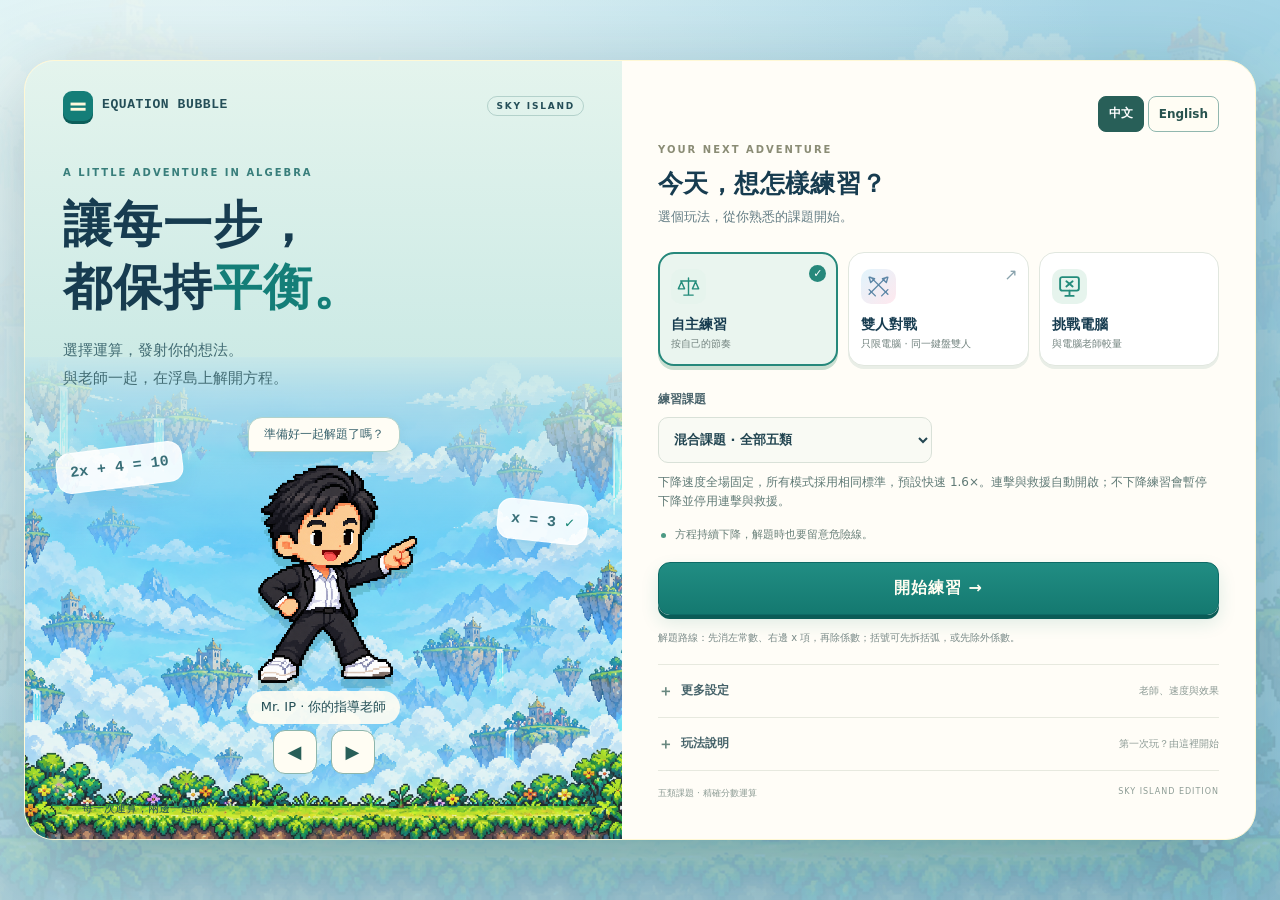
<file: index.html>
<!doctype html><html lang="zh-Hant"><head><meta charset="utf-8"><meta name="viewport" content="width=device-width,initial-scale=1,viewport-fit=cover"><title>Equation Bubble — Sky Island Adventure</title><link rel="stylesheet" href="arcade.css?v=150"><link rel="stylesheet" href="sky-theme.css?v=150"><link rel="stylesheet" href="mobile.css?v=150"><link rel="stylesheet" href="polish.css?v=246"><link rel="stylesheet" href="teacher-motion.css?v=200"><link rel="stylesheet" href="welcome.css?v=252"><link rel="stylesheet" href="arcade-art.css?v=203"><link rel="stylesheet" href="solo-cabinet.css?v=255"><style>body>#overlay .home-menu .home-battle-settings .home-battle-check{display:flex!important;align-items:center;justify-content:flex-start;gap:9px;text-align:left!important;margin:8px 0!important;font:500 13px/1.5 system-ui,sans-serif!important}body>#overlay .home-menu .home-battle-check input{flex:none;width:17px!important;height:17px!important;margin:0!important}body>#overlay .home-menu .home-battle-settings select{margin:0!important}body>#overlay .home-menu .home-battle-players label{text-align:left}</style><link rel="stylesheet" href="refinement.css?v=232"><link rel="stylesheet" href="solo-touch.css?v=235"><link rel="stylesheet" href="computer.css?v=261"><link rel="stylesheet" href="i18n.css?v=264"></head><body class="home-open solo-cabinet"><div id="deviceSwitchNotice" role="status" hidden></div><header id="deviceToolbar" hidden><strong class="device-brand">Equation Bubble <small>手提版</small></strong><a class="toolbar-home home-link" href="index.html">⌂ 回主畫面</a><span id="deviceStatus" role="status"></span><button id="devicePause">暫停</button><button id="deviceDesktop">電腦版</button></header><div id="deviceLayout"><main id="viewport"><div id="stage" aria-label="Equation Bubble 遊戲舞台">
<header class="sky-title">EQUATION <em>BUBBLE</em><small>SKY ISLAND ARENA</small></header><div class="sky-frame" aria-hidden="true"></div><div class="sky-dock" aria-hidden="true"></div><div class="scene" aria-hidden="true"></div><div class="score" id="score">000000</div><div class="stage-number" id="stageNumber">01</div><div class="hearts" id="hearts" aria-label="3 顆生命">♥ ♥ ♥</div><button id="pause" title="暫停 P" aria-label="暫停">Ⅱ</button>
<section id="field" aria-label="下降方程式遊戲區"><svg id="trajectory" viewBox="0 0 1120 660" aria-hidden="true"><path/></svg><svg id="links" viewBox="0 0 1120 660" aria-hidden="true"></svg><div id="rows"></div><div class="danger" id="danger">▼ 危險線 ▼</div><div id="projectile" class="orb green"></div><div id="particles"></div></section>
<img id="teacher" class="teacher-sprite" src="assets/teacher.png" alt="Yeung Sir 指導老師"><div class="speech" id="speech" role="status" aria-live="polite">兩邊做同一運算！</div><div id="teacherReaction" aria-hidden="true"></div><div id="teaching" aria-live="polite"><span class="teaching-heading">兩邊同步運算</span><span class="reading-caption">每一步，保持等式平衡</span><div id="teachingMath">每次運算，兩邊一起做。</div><div id="sideFeedback" role="status">選擇目標，開始平衡挑戰。</div></div>
<div class="cannon" id="cannon"><img class="cannon-base" src="assets/cannon.png" alt="黃銅青綠色泡泡炮台"><img class="barrel-sprite" src="assets/cannon.png" alt="" aria-hidden="true"><span id="cannonAmmo">+2</span></div>
<nav id="ops" aria-label="選擇炮彈運算"><button class="orb green" data-op="+" aria-label="加法">+</button><button class="orb red" data-op="−" aria-label="減法">−</button><button class="orb blue" data-op="×" aria-label="乘法">×</button><button class="orb purple" data-op="÷" aria-label="除法">÷</button><button class="orb blue expand" data-op="EXPAND" aria-label="拆括弧">拆括弧</button><button class="orb orange lcm" data-op="LCM" aria-label="乘最小公倍數">×LCM</button></nav>
<label class="manual-ammo" id="manualAmmo" hidden>炮彈數值 <input id="ammoValue" type="text" inputmode="text" autocomplete="off" placeholder="例如 3 或 -1/2" aria-label="炮彈數值"><small id="ammoFeedback" role="status">可輸入整數或分數</small></label><div id="currentAmmo"><span class="orb green" id="ammoOrb">+2</span><strong id="ammoText">+2</strong></div><div class="keyboard"><div><kbd>←</kbd><kbd>→</kbd><small>AIM</small></div><div><kbd>↑</kbd><kbd>↓</kbd><small>AMMO</small></div><button id="fire"><kbd>SPACE</kbd><small>FIRE</small></button></div>
<div class="aux"><a class="aux-versus home-link" href="index.html">⌂ 回主畫面</a><button id="sound" aria-pressed="false">♪ OFF</button><button id="hint">H 提示 1/3</button><button id="deviceToggle">📱 手提裝置模式</button><button id="settings">操作說明</button><button id="restart">重開</button><a class="aux-versus" href="battle.html?v=201">雙人對打 ⚔</a><span id="pressure" hidden>再射 4 發壓頂</span><span id="energy" hidden>⚡ LINK READY</span><span id="combo">COMBO ×1</span><span id="progress">0 / 4</span><span>v17 ILLUSTRATED POSES</span></div>
<div class="touch"><button data-hold="left" aria-label="向左瞄準">◀</button><button id="touchAmmo">↑ 換彈 ↓</button><button data-hold="right" aria-label="向右瞄準">▶</button><button id="touchFire">發射 ✦</button></div>
</div></main><section id="mobileControls" hidden aria-label="手提裝置操作台"><header class="touch-hud"><div class="teacher-chip"><img id="mobileTeacherIcon" src="assets/teacher.png" alt=""><span id="mobileTeacherName">Yeung Sir</span></div><span id="mobileProgress"></span></header><div class="mobile-info"><span class="ammo-caption">目前炮彈</span><strong id="mobileLoaded">+?</strong></div><section class="math-readout"><header>兩邊同步運算 <span>運算板</span></header><div id="mobileMath" class="readout-equation">命中後顯示運算步驟</div><p id="mobileFeedback" role="status">點選目標或拖曳遊戲區瞄準，再按發射。</p></section><nav class="mobile-ops" aria-label="手提裝置選擇運算"><button data-op="+" aria-label="手提裝置加法">＋</button><button data-op="−" aria-label="手提裝置減法">−</button><button data-op="×" aria-label="手提裝置乘法">×</button><button data-op="÷" aria-label="手提裝置除法">÷</button><button class="expand" data-op="EXPAND" aria-label="拆括弧">拆括弧</button><button data-op="LCM" aria-label="手提裝置乘最小公倍數">×LCM</button></nav><label id="mobileValueLabel" hidden>炮彈數值<input id="mobileValue" type="text" inputmode="text" autocomplete="off" placeholder="整數或分數，例如 -1/2" aria-label="手提裝置炮彈數值"></label><div class="mobile-actions"><button data-hold="left" aria-label="手提裝置向左瞄準">◀</button><button id="mobileHint">提示 1/3</button><button data-hold="right" aria-label="手提裝置向右瞄準">▶</button><button id="mobileFire">發射 ✦</button></div><p class="mobile-tip">點目標／拖曳瞄準 · 按住 ◀ ▶ 微調</p></section></div><div class="overlay home-screen" id="overlay">
  <section class="menu home-menu" aria-label="Equation Bubble 主畫面">
    <div class="home-hero">
      <a class="home-brand" href="index.html" aria-label="Equation Bubble 主畫面"><span class="brand-symbol">＝</span> EQUATION BUBBLE<span class="brand-edition">SKY ISLAND</span></a>
      <div class="hero-copy"><p class="home-eyebrow">A LITTLE ADVENTURE IN ALGEBRA</p><h1>讓每一步，<br>都保持<span>平衡。</span></h1><p class="hero-description">選擇運算，發射你的想法。<br>與老師一起，在浮島上解開方程。</p></div>
      <div class="hero-scene" aria-label="浮島上的指導老師"><span class="equation-float float-one" aria-hidden="true">2x + 4 = 10</span><span class="equation-float float-two" aria-hidden="true">x = 3 <b>✓</b></span><div class="hero-greeting">準備好一起解題了嗎？</div><img id="homeTeacher" src="assets/teacher.png" alt="Yeung Sir"><span class="hero-teacher-name" id="homeTeacherName">Yeung Sir · 你的指導老師</span></div>
      <p class="hero-footer"><span>✦</span> 每一次運算，兩邊一起做。</p>
    </div>
    <div class="home-panel">
      <header class="panel-heading"><p class="home-eyebrow">YOUR NEXT ADVENTURE</p><h2>今天，想怎樣練習？</h2><p>選個玩法，從你熟悉的課題開始。</p></header>
      <nav class="activity-grid" aria-label="選擇活動">
        <button type="button" class="activity-card practice-card" data-activity="practice" aria-pressed="true"><span class="activity-icon"><svg viewBox="0 0 32 32" aria-hidden="true"><path d="M6 9h20M16 5v22M7 10l-4 9h8l-4-9Zm18 0-4 9h8l-4-9ZM10 27h12"/></svg></span><strong>自主練習</strong><small>按自己的節奏</small><span class="activity-check" aria-hidden="true">✓</span></button>
        <a class="activity-card battle-card" href="battle.html?v=201"><span class="activity-icon"><svg viewBox="0 0 32 32" aria-hidden="true"><path d="m6 4 22 22M26 4 4 26M4 4l2 7 5-5-7-2Zm24 0-2 7-5-5 7-2ZM4 20l8 8M20 28l8-8"/></svg></span><strong>雙人對戰</strong><small>與同學切磋</small><span class="activity-arrow" aria-hidden="true">↗</span></a>
      </nav>
      <input id="learningMode" type="hidden" value="assist"><div class="basic-settings">
        <label for="startLevel">練習課題<select id="startLevel"><option value="0" selected>混合課題 · 全部五類</option><option value="1">一步方程</option><option value="2">兩步方程</option><option value="3">兩邊未知數</option><option value="4">括號</option><option value="5">分數與 LCM</option></select></label>
      </div>
      <p class="activity-note" id="activityNote" role="status">方程持續下降，解題時也要留意危險線。</p>
      <button id="start" class="start-button home-start">開始練習 <span aria-hidden="true">→</span></button>
      <p class="home-route">解題路線：先消左常數、右邊 x 項，再除係數；括號可先拆括弧，或先除外係數。</p>
      <details class="home-details" id="homeAdvanced"><summary>更多設定 <span>老師、速度與效果</span></summary><div class="advanced-grid">
        <label for="singleTeacher">指導老師<select id="singleTeacher"><option value="0">Ms. Tong</option><option value="1" selected>Mr. IP</option><option value="2">Yeung Sir</option><option value="3">Mr. Kwok</option><option value="4">Ip Sir</option></select></label>
        <label for="fallSpeed">下降速度<select id="fallSpeed"><option value="0.65">慢速 · 0.65×</option><option value="1">標準 · 1×</option><option value="1.6" selected>快速 · 1.6×</option><option value="2.3">極速 · 2.3×</option></select></label>
        <label for="sessionLength">練習時間<select id="sessionLength"><option value="0">不限時</option><option value="180">3 分鐘</option></select></label>
        <label class="check-setting"><input id="practice" type="checkbox"> 停止下降</label>
        <input id="soloTurbo" type="checkbox" checked hidden aria-hidden="true">
        <label class="check-setting"><input id="gentlePace" type="checkbox" checked> 較疏落的題目排列</label>
        <label class="check-setting"><input id="deviceChoice" type="checkbox"> 手提裝置操作台</label>
      </div><div id="homeEffects"></div></details>
      <details class="home-details home-help"><summary>玩法說明 <span>第一次玩？由這裡開始</span></summary><ol class="how-to"><li><b>選運算</b><span>用相反運算消去目標項。</span></li><li><b>自動配數值</b><span>系統按瞄準目標及所選運算，自動配好數值。</span></li><li><b>瞄準發射</b><span>點選泡泡瞄準，再按發射。</span></li></ol><p>電腦：← → 瞄準 · ↑ ↓ 換運算 · Space／Enter 發射 · H 提示 · P 暫停。</p><p>本遊戲練習指定消元路線，其他等價解法亦可能成立。連擊模式按 R 可救援一次；聲音需另行開啟。</p></details>
      <footer class="panel-footer"><span>五類課題 · 精確分數運算</span><span>SKY ISLAND EDITION</span></footer>
    </div>
  </section>
</div><script src="math.js?v=261"></script><script src="characters.js?v=150"></script><script src="arcade.js?v=264"></script><script src="mobile.js?v=264"></script><script src="learning.js?v=249"></script><script src="excitement.js?v=249"></script><script src="teacher-motion.js?v=251"></script><script src="welcome.js?v=260"></script><script src="arcade-art.js?v=247"></script><script src="home-match.js?v=264"></script><script src="i18n.js?v=264"></script></body></html>
</file>
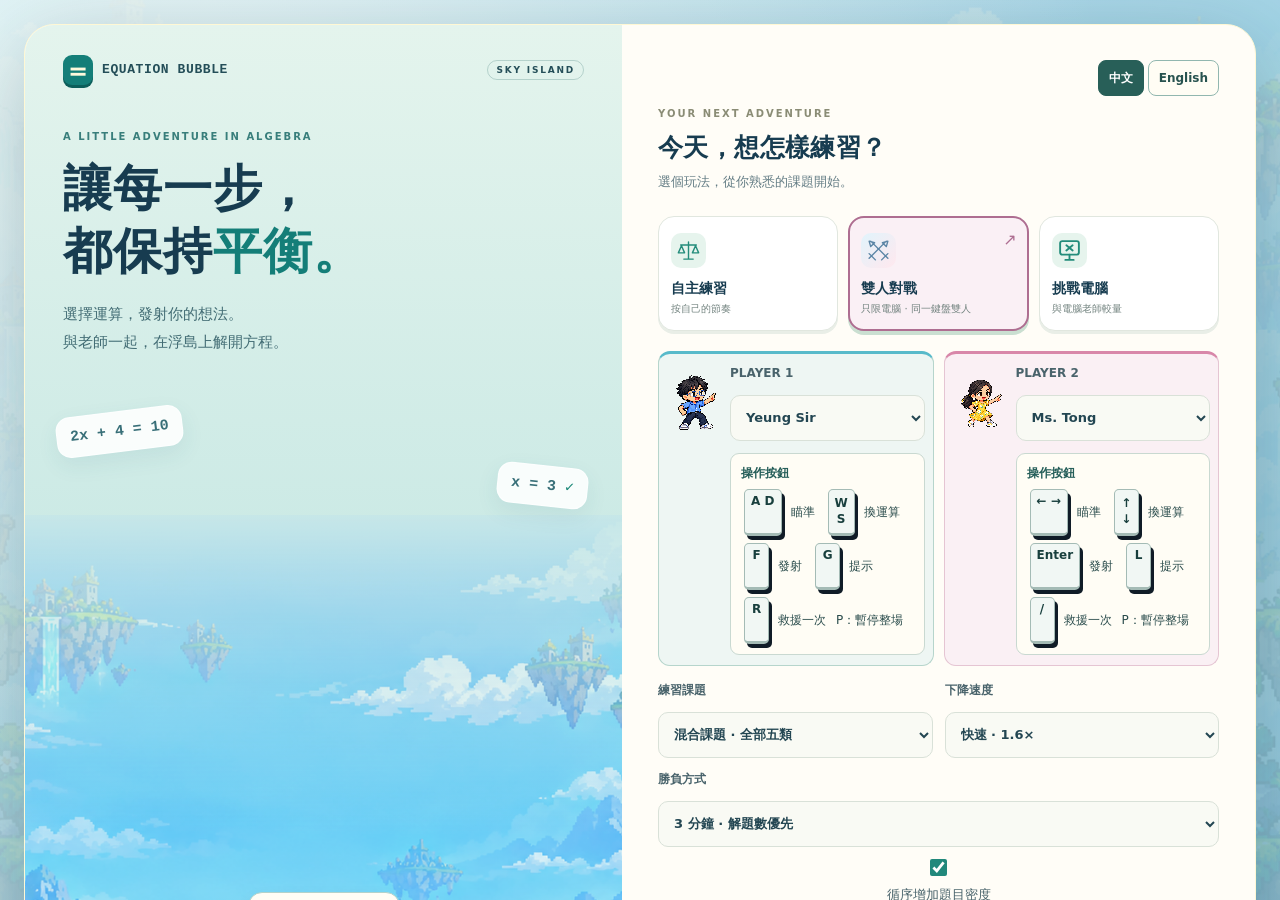
<file: battle.html>
<!doctype html><html lang="zh-Hant"><head><meta charset="utf-8"><meta name="viewport" content="width=device-width,initial-scale=1,viewport-fit=cover"><title>Equation Bubble — 雙人對打</title><link rel="stylesheet" href="arcade.css?v=150"><link rel="stylesheet" href="battle.css?v=150"><link rel="stylesheet" href="sky-theme.css?v=150"><link rel="stylesheet" href="mobile.css?v=150"><link rel="stylesheet" href="polish.css?v=246"><link rel="stylesheet" href="teacher-motion.css?v=200"><link rel="stylesheet" href="welcome.css?v=202"><link rel="stylesheet" href="arcade-art.css?v=203"><link rel="stylesheet" href="refinement.css?v=232"><link rel="stylesheet" href="computer.css?v=261"><link rel="stylesheet" href="i18n.css?v=264"></head><body class="versus-page"><div id="deviceSwitchNotice" role="status" hidden></div>
<section id="battleSizeNotice" class="battle-size-notice" hidden aria-live="polite"><div><h2>雙人對戰只限電腦遊玩</h2><p>請使用電腦及同一鍵盤遊玩。手提裝置可選擇自主練習或挑戰電腦。</p><a href="index.html">返回主頁，選擇其他模式 →</a></div></section><header id="deviceToolbar" hidden><strong class="device-brand">Equation Bubble <small>手提版</small></strong><a class="toolbar-home home-link" href="index.html">⌂ 回主畫面</a><span id="deviceStatus" role="status"></span><button id="devicePause">暫停</button><button id="deviceDesktop">電腦版</button></header><main id="battleViewport"><div id="battleStage"><div class="battle-backdrop"></div><header class="battle-header"><a href="index.html?v=201" class="back-link home-link">⌂ 回主畫面</a><div><small>LOCAL 2 PLAYER</small><h1>EQUATION BUBBLE <em>VS</em></h1></div><div class="battle-tools"><button id="battleSound" aria-pressed="false">♪ OFF</button><button id="deviceToggle">📱 手提模式</button><button id="battlePause">暫停 P</button><button id="battleReset">重選角色</button></div></header>
<section class="arenas" aria-label="雙人對戰遊戲區"><div class="arena-slot"><article class="arena p1" id="arena0"><div class="player-hud"><div><span class="player-tag">PLAYER 1</span><strong id="name0">Yeung Sir</strong></div><div class="hud-score"><small>SCORE</small><strong id="score0">000000</strong></div><span class="vs-stage-number" id="level0">02</span><div class="hud-hearts" id="lives0">♥ ♥ ♥</div><div class="incoming" id="incoming0">等待攻擊</div></div><div class="battle-field" id="field0"><svg class="battle-guide" viewBox="0 0 760 620" aria-hidden="true"><path id="guide0"/></svg><div id="rows0"></div><div class="battle-danger">▼ 危險線 ▼</div><div class="battle-cannon" id="cannon0"><img src="assets/cannon.png" alt="玩家一炮台"><span class="orb green" id="cannonAmmo0">+2</span></div><div class="battle-bullet orb green" id="bullet0"></div><div class="countdown" id="countdown0"></div><div class="battle-effects" id="effects0" aria-hidden="true"></div></div><div class="battle-dock"><nav class="battle-ops" id="ops0" aria-label="玩家一選擇運算"></nav><div class="loaded-ammo"><small>裝填</small><span class="orb green mini-ammo" id="miniAmmo0">+2</span><strong id="ammo0">+2</strong></div><label class="battle-manual" id="manual0" hidden>數值 <input id="value0" type="text" autocomplete="off" placeholder="3 或 -1/2" aria-label="玩家 1 炮彈數值"><small id="valueFeedback0" role="status"></small></label><button class="battle-fire" id="fire0">F 發射</button></div><div class="teacher-strip"><img class="battle-teacher" id="avatar0" src="assets/teacher.png" alt="Yeung Sir"><div class="teacher-bubble"><div class="battle-message" id="message0" aria-live="polite">消除 ★ 題目，攻擊對手！</div><div class="battle-math" id="math0"></div></div><div class="player-controls"><b>A / D 瞄準</b><span>W / S 換彈 · F 發射</span><button id="hint0">G 提示 1/3</button></div></div><div class="battle-touch" data-player="0"><button data-turn="left">◀</button><button data-action="ammo">換彈</button><button data-turn="right">▶</button><button data-action="fire">發射</button></div></article><section class="mobile-vs-controls" data-player="0" aria-label="玩家 1 手提裝置操作台"><header class="touch-hud player-1"><div class="teacher-chip"><img id="vsMobileTeacher0" src="assets/teacher.png" alt=""><div><small>PLAYER 1</small><strong id="vsMobileName0"></strong></div></div><div class="touch-ammo"><span class="ammo-caption">目前炮彈</span><strong id="vsMobileLoaded0">+?</strong></div></header><nav><button data-vs-op="0" aria-label="玩家 1 手提裝置 ＋">＋</button><button data-vs-op="1" aria-label="玩家 1 手提裝置 −">−</button><button data-vs-op="2" aria-label="玩家 1 手提裝置 ×">×</button><button data-vs-op="3" aria-label="玩家 1 手提裝置 ÷">÷</button><button class="expand" data-vs-op="4" aria-label="玩家 1 拆括弧">拆括弧</button><button data-vs-op="5" aria-label="玩家 1 手提裝置 ×LCM">×LCM</button></nav><label id="vsMobileLabel0" hidden>數值<input id="vsMobileValue0" type="text" autocomplete="off" aria-label="玩家 1 手提裝置炮彈數值" placeholder="例如 3 或 -1/2"></label><div class="mobile-actions"><button data-vs-turn="left" aria-label="玩家 1 向左瞄準">◀</button><button id="vsMobileHint0">提示 1/3</button><button data-vs-turn="right" aria-label="玩家 1 向右瞄準">▶</button><button id="vsMobileFire0">發射 ✦</button></div><section class="math-readout"><header>兩邊同步運算 <span>運算板</span></header><div id="vsMobileMath0" class="readout-equation">命中後顯示運算步驟</div><p id="vsMobileMessage0" role="status"></p></section></section></div>
<div class="versus-divider"><span>VS</span></div>
<div class="arena-slot"><article class="arena p2" id="arena1"><div class="player-hud"><div><span class="player-tag">PLAYER 2</span><strong id="name1">Ms. Tong</strong></div><div class="hud-score"><small>SCORE</small><strong id="score1">000000</strong></div><span class="vs-stage-number" id="level1">02</span><div class="hud-hearts" id="lives1">♥ ♥ ♥</div><div class="incoming" id="incoming1">等待攻擊</div></div><div class="battle-field" id="field1"><svg class="battle-guide" viewBox="0 0 760 620" aria-hidden="true"><path id="guide1"/></svg><div id="rows1"></div><div class="battle-danger">▼ 危險線 ▼</div><div class="battle-cannon" id="cannon1"><img src="assets/cannon.png" alt="玩家二炮台"><span class="orb green" id="cannonAmmo1">+2</span></div><div class="battle-bullet orb green" id="bullet1"></div><div class="countdown" id="countdown1"></div><div class="battle-effects" id="effects1" aria-hidden="true"></div></div><div class="battle-dock"><nav class="battle-ops" id="ops1" aria-label="玩家二選擇運算"></nav><div class="loaded-ammo"><small>裝填</small><span class="orb green mini-ammo" id="miniAmmo1">+2</span><strong id="ammo1">+2</strong></div><label class="battle-manual" id="manual1" hidden>數值 <input id="value1" type="text" autocomplete="off" placeholder="3 或 -1/2" aria-label="玩家 2 炮彈數值"><small id="valueFeedback1" role="status"></small></label><button class="battle-fire" id="fire1">ENTER 發射</button></div><div class="teacher-strip"><img class="battle-teacher" id="avatar1" src="assets/ms-tong-point-right.png" alt="Ms. Tong"><div class="teacher-bubble"><div class="battle-message" id="message1" aria-live="polite">消除 ★ 題目，攻擊對手！</div><div class="battle-math" id="math1"></div></div><div class="player-controls"><b>← / → 瞄準</b><span>↑ / ↓ 換彈 · Enter 發射</span><button id="hint1">L 提示 1/3</button></div></div><div class="battle-touch" data-player="1"><button data-turn="left">◀</button><button data-action="ammo">換彈</button><button data-turn="right">▶</button><button data-action="fire">發射</button></div></article><section class="mobile-vs-controls" data-player="1" aria-label="玩家 2 手提裝置操作台"><header class="touch-hud player-2"><div class="teacher-chip"><img id="vsMobileTeacher1" src="assets/teacher.png" alt=""><div><small>PLAYER 2</small><strong id="vsMobileName1"></strong></div></div><div class="touch-ammo"><span class="ammo-caption">目前炮彈</span><strong id="vsMobileLoaded1">+?</strong></div></header><nav><button data-vs-op="0" aria-label="玩家 2 手提裝置 ＋">＋</button><button data-vs-op="1" aria-label="玩家 2 手提裝置 −">−</button><button data-vs-op="2" aria-label="玩家 2 手提裝置 ×">×</button><button data-vs-op="3" aria-label="玩家 2 手提裝置 ÷">÷</button><button class="expand" data-vs-op="4" aria-label="玩家 2 拆括弧">拆括弧</button><button data-vs-op="5" aria-label="玩家 2 手提裝置 ×LCM">×LCM</button></nav><label id="vsMobileLabel1" hidden>數值<input id="vsMobileValue1" type="text" autocomplete="off" aria-label="玩家 2 手提裝置炮彈數值" placeholder="例如 3 或 -1/2"></label><div class="mobile-actions"><button data-vs-turn="left" aria-label="玩家 2 向左瞄準">◀</button><button id="vsMobileHint1">提示 1/3</button><button data-vs-turn="right" aria-label="玩家 2 向右瞄準">▶</button><button id="vsMobileFire1">發射 ✦</button></div><section class="math-readout"><header>兩邊同步運算 <span>運算板</span></header><div id="vsMobileMath1" class="readout-equation">命中後顯示運算步驟</div><p id="vsMobileMessage1" role="status"></p></section></section></div></section>
<footer class="battle-footer"><span>★ 完整解出金色星號題目 → 對手增加一題</span><span>同機雙人 · 五位老師 · 單題消元</span></footer>
<div class="battle-overlay hidden" id="battleSetup"><section class="setup-card"><a class="setup-home home-link" href="index.html">⌂ 回主畫面</a><p class="setup-eyebrow">CHOOSE YOUR TEACHER</p><h2>數學對決，準備開戰！</h2><p class="setup-description">左右各自解題，消除 ★ 題目向對手追加等式。限時賽比解題數；生存賽比三顆心。來襲時解出星題可抵消一題。</p><div class="character-selectors"><section><h3>PLAYER 1 <small>A/D · W/S · F</small></h3><div class="teacher-choices" id="choices0"></div><p class="chosen-name" id="chosen0">Yeung Sir</p></section><section><h3>PLAYER 2 <small>←/→ · ↑/↓ · Enter</small></h3><div class="teacher-choices" id="choices1"></div><p class="chosen-name" id="chosen1">Ms. Tong</p></section></div><div class="setup-options"><input id="battleTurbo" type="checkbox" checked hidden aria-hidden="true"><label>下降速度 <select id="battleSpeed"><option value="0.65">慢速 · 0.65×</option><option value="1">標準 · 1×</option><option value="1.6" selected>快速 · 1.6×（預設）</option><option value="2.3">極速 · 2.3×</option></select></label><label>勝負方式 <select id="battleDuration"><option value="180">3 分鐘：解題數優先，再比正確命中率</option><option value="0">生存賽：三顆心</option></select></label><label><input id="battleGentle" type="checkbox" checked> 循序增加題目密度</label><label>整回合課題 <select id="battleLevel"><option value="0" selected>混合課題 · 全部五類</option><option value="1">一步方程</option><option value="2">兩步方程</option><option value="3">兩邊未知數</option><option value="4">括號：先除係數</option><option value="5">分數與 LCM</option></select></label><label>遊玩模式 <select id="battleMode" disabled aria-label="答題方式固定為自動配數值"><option value="assist" selected>自動配數值</option></select></label><button id="battleStart" class="start-button">開始對打 ⚔</button></div><p class="setup-footnote">解題路線：先消左常數、右邊 x 項，再除係數；括號可先拆括弧，或先除外係數。整個回合維持所選課題。其他等價解法亦可成立。五位老師能力相同。</p></section></div>
<div class="battle-overlay hidden" id="battleResult"><section class="setup-card result-card"><p class="setup-eyebrow">EQUATION BUBBLE VS</p><h2 id="resultTitle">PLAYER 1 WINS!</h2><div id="resultDetails"></div><div class="result-actions"><button id="rematch" class="start-button">再戰一局 ↻</button><button id="reselect">重新選角</button><a href="index.html?v=201">⌂ 回主畫面</a></div></section></div>
<div class="battle-overlay hidden" id="pauseScreen"><section class="setup-card result-card"><h2>PAUSED</h2><p>兩邊已暫停。按 P 或點「繼續」返回。</p><button id="battleResume" class="start-button">繼續 ▶</button><a class="menu-home home-link" href="index.html">⌂ 回主畫面</a></section></div>
</div></main><script src="math.js?v=261"></script><script src="characters.js?v=150"></script><script src="versus-engine.js?v=261"></script><script src="computer.js?v=261"></script><script src="battle.js?v=264"></script><script src="mobile.js?v=264"></script><script src="learning.js?v=249"></script><script src="excitement.js?v=249"></script><script src="teacher-motion.js?v=251"></script><script src="arcade-art.js?v=247"></script><script src="computer-mode.js?v=249"></script><script src="home-match.js?v=264"></script><script src="i18n.js?v=264"></script></body></html>
</file>
<file: arcade.css>
*{box-sizing:border-box}html,body{margin:0;width:100%;min-height:100%;background:#102d39;color:#fff9dc;font-family:Consolas,'Courier New','Microsoft JhengHei',monospace}body{overflow-x:hidden}button,select,input{font:inherit}button{cursor:pointer;touch-action:manipulation}button:focus-visible,select:focus-visible{outline:4px solid #fff271;outline-offset:5px}#viewport{position:relative;margin:auto;overflow:hidden}#stage{position:absolute;width:1672px;height:941px;transform-origin:top left;isolation:isolate}.scene{position:absolute;inset:0;background:#62c8ef url('assets/scene.png') center/100% 100% no-repeat;z-index:-1;image-rendering:pixelated}.score{position:absolute;left:170px;top:28px;width:143px;text-align:center;font-size:40px;color:#ffe34c;font-weight:1000;letter-spacing:-2px;text-shadow:3px 3px #201609}.stage-number{position:absolute;left:1387px;top:28px;font-size:40px;font-weight:bold;color:#ffe34c;text-shadow:3px 3px #201609}.hearts{position:absolute;left:1460px;top:27px;font-size:39px;letter-spacing:0;color:#fa4858;text-shadow:3px 3px #3b1418,-2px -2px #621e23}.hearts .empty{color:#614035}#pause{position:absolute;left:1603px;top:23px;width:46px;height:51px;border:4px solid #d9e6ed;background:#33455c;color:white;font-size:34px;line-height:36px;box-shadow:3px 4px #142738}
#field{position:absolute;left:390px;top:120px;width:824px;height:660px;overflow:hidden;touch-action:none}#trajectory{position:absolute;inset:0;width:100%;height:100%;pointer-events:none}#trajectory path{stroke:#a8ff81;stroke-width:6;stroke-dasharray:1 18;stroke-linecap:round;fill:none;filter:drop-shadow(0 1px 1px #154e28)}.danger{position:absolute;left:0;right:0;top:476px;border-top:2px dashed #c9563666;color:#932d2b99;text-align:center;font-size:11px;letter-spacing:3px;pointer-events:none}.row{position:absolute;width:100%;left:0;display:flex;align-items:center;justify-content:center;gap:3px;min-height:110px;filter:drop-shadow(0 3px 0 #12446a55)}.orb{position:relative;isolation:isolate;display:flex;align-items:center;justify-content:center;border:0;background:none;color:#fff;font-weight:1000;text-shadow:3px 3px 0 #10131e,-3px -3px 0 #10131e,3px -3px 0 #10131e,-3px 3px 0 #10131e,0 4px #10131e;border-radius:50%;padding:0;flex-shrink:0;--hue:0deg;--sat:1}.orb:before{content:'';position:absolute;inset:0;z-index:-1;background:url('assets/bubble.png') center/100% 100% no-repeat;filter:hue-rotate(var(--hue)) saturate(var(--sat));pointer-events:none}.orb.blue{--hue:0deg}.orb.green{--hue:265deg}.orb.red{--hue:135deg}.orb.purple{--hue:60deg}.orb.orange{--hue:195deg}.orb.gold{--hue:185deg}.node{width:110px;height:110px;font-size:42px;white-space:nowrap;letter-spacing:-2px}.node.wide{width:150px;height:110px;font-size:29px}.node.fraction{font-size:29px;letter-spacing:-1px}.equals{width:95px;height:95px;font-size:53px}.node.target{outline:4px solid #fff37a;outline-offset:-7px;box-shadow:0 0 22px #fff061cc}.node:focus-visible{outline-offset:0}.row.simplifying{animation:shrink-pop .35s ease-out}.sign-marker{font-size:.85em;letter-spacing:-4px}.speech{position:absolute;left:355px;top:465px;width:250px;height:65px;display:flex;align-items:center;justify-content:center;text-align:center;font-size:21px;font-weight:900;color:#171819;line-height:1.3;padding:3px 9px;overflow:hidden}.speech.long{font-size:16px}#teaching{position:absolute;left:1008px;top:597px;width:489px;height:91px;color:#1c1a17;text-align:center;display:flex;align-items:center;justify-content:center;flex-direction:column;font-size:23px;font-weight:bold;line-height:1.3}.teaching-heading{font-size:12px;color:#8b562d;letter-spacing:2px;margin-bottom:7px}#teachingMath{width:100%}.math-step{display:flex;justify-content:center;align-items:center;gap:8px;font-size:27px;white-space:nowrap}.math-step.small{font-size:20px}.math-step mark{display:inline-block;background:#ffde43;color:#171719;outline:2px solid #e5a921;border-radius:4px;padding:4px;animation:arrive .3s steps(4)}.math-step .balance-eq{padding:0 5px}.cannon{position:absolute;left:722px;top:568px;width:228px;height:217px;pointer-events:none;transform-origin:50% 72%;z-index:4}.cannon img{width:100%;height:100%;object-fit:contain;image-rendering:pixelated}.cannon #cannonAmmo{position:absolute;left:68px;top:107px;width:93px;height:55px;display:flex;align-items:center;justify-content:center;font-size:34px;color:#fff;text-shadow:3px 3px #10382b,-2px -2px #10382b,2px -2px #10382b,-2px 2px #10382b;font-weight:bold}.cannon.firing{animation:recoil .22s ease-out}#projectile{display:none;position:absolute;width:35px;height:35px;font-size:12px;z-index:8;pointer-events:none}#ops{position:absolute;left:143px;top:804px;display:flex;gap:25px;align-items:center}#ops .orb{width:112px;height:112px;font-size:62px}#ops .lcm{font-size:29px}#ops .orb.active:after{content:'';position:absolute;inset:-4px;border:6px solid #ffe63d;border-radius:15px;box-shadow:0 0 15px #fff461,inset 0 0 8px #fff461;pointer-events:none}#ops .orb.active{transform:translateY(-3px)}#currentAmmo{position:absolute;left:885px;top:846px;display:flex;align-items:center;gap:13px;color:white;font-size:34px}#ammoOrb{width:62px;height:62px;font-size:22px}#ammoText{display:block;max-width:100px;font-size:28px}.keyboard{position:absolute;left:1118px;top:817px;display:flex;align-items:flex-start;gap:37px}.keyboard>div,.keyboard button{text-align:center;white-space:nowrap}kbd{display:inline-flex;align-items:center;justify-content:center;min-width:47px;height:47px;background:#3b4a61;border:4px solid #d9e2e6;border-radius:4px;color:#fff;box-shadow:3px 4px #101c27;font-size:30px;font-weight:bold;margin:0 3px}.keyboard small{display:block;font-size:19px;font-weight:bold;margin-top:14px;text-shadow:2px 2px #181914}.keyboard button{border:0;background:none;color:white;padding:0}#fire kbd{padding:0 15px;font-size:24px}.aux{position:absolute;left:20px;top:94px;display:flex;flex-direction:column;align-items:flex-start;gap:7px;z-index:6}.aux button{background:#344f5fe8;color:#fff6cf;border:2px solid #d5d9ab;padding:6px 9px;font-size:12px;border-radius:4px}.aux span{font-size:11px;color:#fffbe2;text-shadow:1px 1px #164e5e}.aux span:last-child{font-size:8px;opacity:.8}.overlay{position:absolute;inset:110px 390px 155px 390px;background:#123647e8;backdrop-filter:blur(3px);display:flex;align-items:center;justify-content:center;z-index:20;border:5px solid #d9aa60;box-shadow:inset 0 0 0 5px #593a25;border-radius:10px}.overlay.hidden{display:none}.menu{width:100%;text-align:center;padding:25px}.menu>p{font-size:14px;color:#ffdb64;letter-spacing:2px}.menu h1{font-size:42px;color:#ffdf56;text-shadow:4px 4px #201d1c;margin:12px 0}.menu h2{font-size:27px;margin:15px 0 24px}.instructions{font-size:18px;line-height:2;color:#e8f7f7}.menu label{display:block;font-size:17px;margin-top:16px}.menu select{background:#fff3ce;color:#3e3124;padding:7px;border:3px solid #bd8c42;font-weight:bold}.menu input{width:18px;height:18px}.menu .fine{font-size:13px;letter-spacing:0;color:#ccdfdc}.start-button{background:linear-gradient(#96eb68,#32994a);border:4px solid #d5ffa4;box-shadow:4px 5px #0e291e;color:#102e20;font-size:25px;font-weight:bold;padding:12px 28px;margin-top:22px}.touch{display:none}.spark,.score-pop{position:absolute;pointer-events:none;font-weight:bold;z-index:10;color:#ffe660;text-shadow:2px 2px #715020}.spark{font-size:27px;animation:spark .8s ease-out forwards}.score-pop{font-size:30px;animation:score-rise 1s forwards}.teacher-bounce{position:absolute;left:172px;top:490px;font-size:30px;animation:score-rise .9s forwards;color:#ffdd38;text-shadow:2px 2px #895321;pointer-events:none}.stage-clear{position:absolute;left:135px;top:230px;font-size:45px;color:#ffdc43;text-shadow:4px 4px #2b2420;font-weight:bold;z-index:12;animation:score-rise 1.5s forwards}.canceling{opacity:.4;text-decoration:line-through;text-decoration-thickness:4px}.row.operation{filter:drop-shadow(0 0 10px #fff98e)}@keyframes arrive{from{opacity:0;transform:translateY(-14px) scale(.7)}to{opacity:1;transform:none}}@keyframes recoil{50%{translate:0 9px}}@keyframes shrink-pop{from{transform:scale(.9)}to{transform:scale(1)}}@keyframes spark{to{transform:translate(var(--x),var(--y)) rotate(130deg);opacity:0}}@keyframes score-rise{to{transform:translateY(-70px);opacity:0}}@media(pointer:coarse){.touch{position:absolute;left:440px;top:712px;display:flex;gap:14px;z-index:9}.touch button{font-size:20px;padding:10px 15px;border:3px solid #ffdf86;border-radius:8px;background:#214e5bdc;color:#fff}.aux{gap:10px}.aux button{padding:10px 14px;font-size:16px}}@media(prefers-reduced-motion:reduce){*,*:before,*:after{animation-duration:.01ms!important;transition:none!important}}

.cannon img{position:absolute;inset:0}.cannon-base{clip-path:inset(44% 0 0 0)}.barrel-sprite{clip-path:inset(0 0 45% 0);transform-origin:50% 60%;transform:rotate(var(--aim-angle,0deg))}.cannon #cannonAmmo{width:88px;height:88px;left:70px;top:88px;z-index:2}.cannon #cannonAmmo:before{inset:0}

.teacher-sprite{position:absolute;left:163px;top:477px;width:242px;height:307px;object-fit:contain;object-position:bottom;image-rendering:pixelated;pointer-events:none;z-index:2;transform-origin:50% 100%;filter:drop-shadow(2px 4px 0 #254d4933)}.teacher-sprite.happy{animation:teacher-hop .38s steps(4) 2}.teacher-sprite.thinking{animation:teacher-nod .4s steps(3)}@keyframes teacher-hop{50%{transform:translateY(-12px) rotate(-3deg)}}@keyframes teacher-nod{50%{transform:rotate(2deg)}}

#field.urgent .danger{color:#ff382d;border-color:#ff4030;background:#fff3bf99;font-weight:bold;animation:danger-beat .5s steps(2) infinite}.repelled{transition:top .2s ease-out}.clear-kick{animation:clear-kick .2s ease-out}@keyframes danger-beat{50%{opacity:.4}}@keyframes clear-kick{40%{translate:0 -3px}70%{translate:0 2px}to{translate:0 0}}

#pressure,#energy{background:#253a4de8;border:2px solid #efce6c;padding:8px 10px;border-radius:5px;font-size:15px!important;color:#fff59d!important}#pressure.imminent{background:#982d30;animation:danger-beat .5s steps(2) infinite}#links{position:absolute;inset:0;width:100%;height:100%;pointer-events:none;z-index:1}#links path{fill:none;stroke:#ffe55b;stroke-width:5;stroke-dasharray:8 7;filter:drop-shadow(0 0 5px #ffbd32);animation:flow-link .5s linear infinite}.action-callout{position:absolute;top:265px;left:0;width:100%;text-align:center;font-size:35px;font-weight:bold;text-shadow:3px 3px #21243c;pointer-events:none;z-index:11;animation:score-rise 1.2s forwards}.pressure-drop{animation:ceiling-impact .25s ease-out}@keyframes flow-link{to{stroke-dashoffset:-30}}@keyframes ceiling-impact{35%{translate:0 7px}70%{translate:0 -3px}to{translate:0 0}}

@media(prefers-reduced-motion:reduce){#links path,#pressure.imminent,.pressure-drop{animation:none!important}}

.repelled{transition:none}

.solution-reward{position:absolute;inset:170px 90px auto;display:flex;flex-direction:column;align-items:center;z-index:18;pointer-events:none;animation:reward-reveal 1.2s both;text-shadow:4px 4px #173047,-3px -3px #173047,3px -3px #173047,-3px 3px #173047}.reward-title{font-size:55px;font-weight:1000;color:#ffe658;letter-spacing:4px}.solution-reward strong{font-size:91px;line-height:1.2;color:#fffbe0;white-space:nowrap}.reward-bonus{font-size:33px;color:#aaffb5;font-weight:bold;margin-top:10px}.victory-bloom{position:absolute;inset:0;z-index:12;pointer-events:none;background:radial-gradient(ellipse,#fff7ae99,transparent 68%);animation:bloom .8s forwards}.bubble-fragment{position:absolute;width:45px;height:45px;z-index:15;font-size:20px;pointer-events:none;animation:fragment-flight .9s cubic-bezier(.15,.6,.4,1) forwards}.victory-impact{animation:victory-impact .22s ease-out}.score-jump{animation:score-jump .5s ease-out}@keyframes reward-reveal{0%{opacity:0;transform:scale(.35) rotate(-6deg)}18%{opacity:1;transform:scale(1.14) rotate(1deg)}32%,72%{opacity:1;transform:scale(1)}100%{opacity:0;transform:translateY(-25px) scale(1.03)}}@keyframes fragment-flight{to{transform:translate(var(--dx),var(--dy)) rotate(var(--spin)) scale(.1);opacity:0}}@keyframes bloom{0%{opacity:0}15%{opacity:1}100%{opacity:0}}@keyframes victory-impact{25%{translate:-3px 4px}50%{translate:3px -3px}75%{translate:-2px 1px}to{translate:0 0}}@keyframes score-jump{35%{scale:1.22;color:#fff}to{scale:1}}@media(prefers-reduced-motion:reduce){.victory-impact,.score-jump{animation:none!important}.solution-reward{animation:reward-fade 1.2s both!important}.bubble-fragment{display:none}@keyframes reward-fade{0%,100%{opacity:0}15%,80%{opacity:1}}}

#field.dense .row{min-height:62px;height:62px;gap:3px}#field.dense .node{width:62px;height:62px;min-width:62px;font-size:26px;letter-spacing:-1px;text-shadow:2px 2px #10131e,-2px -2px #10131e,2px -2px #10131e,-2px 2px #10131e}#field.dense .node.wide{width:90px;min-width:90px;font-size:19px}#field.dense .node.fraction{font-size:20px}#field.dense .equals{width:55px;height:55px;font-size:31px}#field.dense .node.target{outline-width:3px;outline-offset:-4px}

#field.dense .node.wide{width:84px;min-width:84px}

/* v7.0: larger readable equation bubbles, matching collision dimensions. */
#field.dense .row{min-height:76px;height:76px}#field.dense .node{width:76px;height:76px;min-width:76px;font-size:31px}#field.dense .equals{width:66px;height:66px;font-size:37px}#field.dense .node.wide{width:82px;min-width:82px;height:76px;font-size:21px}#field.dense .node.fraction{font-size:23px}

.stack-frac{display:inline-grid;grid-template-rows:auto auto;vertical-align:middle;align-items:center;justify-items:stretch;text-align:center;font-size:.82em;line-height:1.04;margin:0 .08em;min-width:.65em;letter-spacing:0;flex-shrink:0}.frac-num{display:block;padding:0 .12em .08em}.frac-den{display:block;border-top:2px solid currentColor;padding:.08em .12em 0}.fraction-sign{display:inline-block;vertical-align:middle;margin-right:.02em}.node.has-stacked,.orb.has-stacked{gap:1px}.node.has-stacked .stack-frac{font-size:.92em}.solution-reward strong.has-stacked .stack-frac{font-size:.62em}#teachingMath .stack-frac{font-size:.8em}.speech .stack-frac{font-size:.7em}.math-step mark.has-stacked{display:inline-flex;align-items:center;gap:2px}.math-step.small .stack-frac{font-size:.85em}

.versus-entry{display:inline-block;margin:22px 0 0 20px;padding:13px 24px;background:linear-gradient(#ffdc73,#d58d35);border:4px solid #fff0ad;box-shadow:4px 5px #49301d;color:#30261d;font-size:23px;font-weight:bold;text-decoration:none}.aux-versus{background:#704035e8;color:#fff6cf;border:2px solid #f4ce7e;padding:6px 9px;font-size:12px;border-radius:4px;text-decoration:none}.menu:has(#singleTeacher){padding:16px 22px}.menu:has(#singleTeacher) h1{font-size:36px}.menu:has(#singleTeacher) h2{margin:10px 0 13px;font-size:24px}.menu:has(#singleTeacher) label{margin-top:11px}.menu:has(#singleTeacher) .instructions{font-size:16px}
</file>
<file: sky-theme.css>
/* Shared v9 art direction. Physics coordinates remain independent of scenery. */
:root{--wood:repeating-linear-gradient(0deg,#ffffff08 0 3px,transparent 3px 12px),linear-gradient(#a66d38,#69401f);--gold:#edbc6b;--ink:#32251c}
.scene,.battle-backdrop{background:#59c6f5 url('assets/sky-island-v9.png') center/cover no-repeat;filter:none;image-rendering:pixelated}
.sky-title,.battle-header{background:var(--wood);border:5px solid var(--gold);box-shadow:inset 0 0 0 4px #603719,0 5px 0 var(--ink);color:#ffe785;text-shadow:3px 3px #302117}
.sky-title{position:absolute;left:430px;top:13px;width:812px;height:92px;text-align:center;font-size:47px;font-weight:1000;letter-spacing:-2px;line-height:1.15;padding:5px;z-index:2}
.sky-title em{font-style:normal;color:#7de5ff}.sky-title small{display:block;font-size:13px;letter-spacing:4px;color:#fff4d2;text-shadow:2px 2px #302117}
.sky-frame{position:absolute;left:374px;top:112px;width:856px;height:676px;border:9px solid #96602e;outline:3px solid #34271c;box-shadow:inset 0 0 0 3px #f0c67c,0 0 0 4px #edba67;background:#8adaf529;pointer-events:none;z-index:-1}
.sky-frame:before,.sky-frame:after{content:'✦';position:absolute;top:-13px;color:#ffe497;font-size:27px;text-shadow:2px 2px #55341c}.sky-frame:before{left:-14px}.sky-frame:after{right:-14px}
.sky-dock{position:absolute;left:100px;right:100px;top:795px;height:132px;background:var(--wood);border:5px solid var(--gold);box-shadow:inset 0 0 0 5px #663b20,0 5px #30251b}
.score{left:35px;top:22px;width:295px;height:65px;padding:9px 9px 9px 100px;background:var(--wood);border:4px solid var(--gold);font-size:32px;letter-spacing:0}.score:before{content:'SCORE';position:absolute;left:12px;top:17px;font-size:20px;color:#fff4d2}
.stage-number{left:1280px;top:22px;width:120px;height:65px;padding:15px 8px 8px 65px;font-size:27px;background:var(--wood);border:4px solid var(--gold)}.stage-number:before{content:'STAGE';position:absolute;left:6px;top:23px;font-size:13px;color:#fff4d2}
.hearts{left:1410px;top:26px;font-size:32px;background:#52351eea;border:3px solid var(--gold);padding:7px}#pause{top:28px}
.teacher-sprite{left:145px;top:551px;width:219px;height:235px}.speech{left:87px;top:438px;width:274px;height:86px;background:#fff4d8;border:4px solid #a8783f;box-shadow:3px 4px #392c20;border-radius:13px;font-size:19px}.speech:after{content:'';position:absolute;bottom:0;left:30px}
#teaching{left:1260px;top:561px;width:370px;height:160px;background:#fff1d3;border:5px solid #c59550;box-shadow:inset 0 0 0 3px #ffe3a9,4px 5px #53351f;padding:12px;border-radius:7px;font-size:19px}.math-step{font-size:22px;gap:4px}.math-step.small{font-size:17px}.teaching-heading{font-size:11px}
.aux{left:35px;top:115px}.aux button,.aux-versus,.battle-tools button,.battle-header a{background:#304d62;border:2px solid #edd19b;box-shadow:2px 3px #253544;color:#fff8df}
.battle-header{height:90px;margin:0 15px;padding:8px 17px}.battle-header h1{color:#ffe785;font-size:31px}.battle-header h1 em{color:#7ee3ff}.battle-header small{color:#fff0c9}
.arena{background:var(--wood);border-color:#8c592d;outline-color:#f2cc80;box-shadow:inset 0 0 0 3px #d6a85d,0 6px #3b291c}
.battle-field{background:linear-gradient(#9cdfff16,#99ddff16),url('assets/sky-island-v9.png') center/cover;box-shadow:inset 0 0 0 3px #dbb16e}.battle-field:after{display:none}
.player-hud{background:#50351fea;border-bottom-color:#ecc67d}.p1 .player-hud{box-shadow:inset 4px 0 #68deff}.p2 .player-hud{box-shadow:inset 4px 0 #ff829d}
.battle-dock{background:var(--wood);border-color:#e8b96e}.teacher-strip{background:#5a3c24eb;border-color:#d3aa69}.teacher-bubble{background:#fff1d3;border-color:#c59550}.battle-teacher{width:96px;height:103px;top:-16px}
.overlay,.setup-card{background:linear-gradient(#234b60f5,#19364aF5);border-color:#edbf73;box-shadow:inset 0 0 0 4px #644126,5px 6px #263b39}.menu h1,.setup-card h2{color:#ffe08a}.teacher-choice{border-color:#dbb16f;background:linear-gradient(#7ec7ce,#386876)}.teacher-choice.chosen{border-color:#ffe96e}
#ops .orb,.battle-ops .orb{--control-top:#bdffd9;--control-mid:#24cb69;--control-dark:#087339;--control-rim:#a7ffd1}
#ops .red,.battle-ops .red{--control-top:#ffd0e0;--control-mid:#f34b7d;--control-dark:#a81849;--control-rim:#ffb6ce}
#ops .blue,.battle-ops .blue{--control-top:#d3f5ff;--control-mid:#239cfa;--control-dark:#1559a9;--control-rim:#9ce5ff}
#ops .purple,.battle-ops .purple{--control-top:#f4d5ff;--control-mid:#b35beb;--control-dark:#642b9c;--control-rim:#e2b5ff}
#ops .orange,.battle-ops .orange{--control-top:#fff1ba;--control-mid:#ff9f2e;--control-dark:#b85a0e;--control-rim:#ffe293}
#ops .orb:before,.battle-ops .orb:before{filter:none;border-radius:50%;border:3px solid var(--control-rim);background:radial-gradient(ellipse at 29% 20%,#ffffffed 0 4%,transparent 10%),radial-gradient(ellipse at 37% 30%,var(--control-top),var(--control-mid) 42%,var(--control-dark) 83%);box-shadow:inset 2px 3px 1px #ffffff88,inset -3px -5px 2px #10213566,0 3px 0 #15202c}
#ops .orb.active:after,.battle-ops .active:after{border-color:#ffe45f;box-shadow:0 0 12px #fff284;border-radius:12px}
.battle-guide path,#trajectory path{stroke:#edff9f}.battle-footer{color:#fff9dd;text-shadow:2px 2px #243e50}

/* v9.1: expanded solo arena and shared readable feedback. */
#field{left:276px;width:1120px}.sky-frame{left:260px;width:1152px}
.teacher-sprite{left:87px;top:600px;width:175px;height:185px}.speech{left:33px;top:476px;width:220px;height:99px;font-size:17px}.speech.long{font-size:15px}
#teaching{left:1425px;top:474px;width:224px;height:260px;padding:10px;font-size:17px}.math-step{flex-wrap:wrap;font-size:19px}.math-step.small{font-size:16px}.teaching-heading{font-size:10px;letter-spacing:1px}
#teaching.near-equation{width:528px;height:auto;min-height:76px;max-height:150px;z-index:14;pointer-events:none;padding:7px 12px;box-shadow:0 0 18px #fff4a877,3px 4px #51351f}.near-equation .teaching-heading{display:none}.near-equation .math-step{font-size:25px;flex-wrap:wrap}.near-equation .math-step.small{font-size:20px}
.overlay{left:276px;right:276px}.touch{left:490px}
.aim-ready{outline:3px solid #fff28a!important;outline-offset:1px!important;filter:drop-shadow(0 0 8px #ffef66)!important}.battle-row .orb.aim-ready{outline-width:3px!important}
.floating-balance{position:absolute;z-index:15;width:470px;min-height:66px;padding:9px 12px;background:#fff2d9f5;border:3px solid #d3a15e;border-radius:8px;color:#2f291e;box-shadow:3px 4px #4d3428,0 0 12px #ffe38677;font-size:22px;font-weight:bold;display:flex;align-items:center;justify-content:center;gap:5px;flex-wrap:wrap;pointer-events:none}.floating-balance mark{background:#ffe15c;padding:3px;border:1px solid #e4ae30;border-radius:4px;animation:arrive .25s steps(4)}
.score-flight{position:absolute;z-index:19;color:#fff078;font-size:39px;font-weight:1000;text-shadow:3px 3px #3b2b22;pointer-events:none;animation:score-to-hud .85s ease-in both}.vs-score-flight{left:380px;top:350px;font-size:32px;animation-name:vs-score-to-hud}
@keyframes score-to-hud{0%{opacity:0;transform:scale(.7)}18%{opacity:1;transform:scale(1.2)}85%{opacity:1}100%{opacity:0;transform:translate(-600px,-350px) scale(.5)}}
@keyframes vs-score-to-hud{0%{opacity:0;transform:scale(.7)}18%{opacity:1;transform:scale(1.2)}85%{opacity:1}100%{opacity:0;transform:translate(-75px,-320px) scale(.5)}}
.impact-flash{animation:hit-light .3s ease-out}.row.operation{filter:drop-shadow(0 0 13px #fff4a2)}@keyframes hit-light{40%{box-shadow:inset 0 0 30px #fff8aa}}
.p1 .player-hud{border-left:6px solid #65dcff}.p2 .player-hud{border-left:6px solid #ff829d}.p1{outline-color:#8ddcf1}.p2{outline-color:#f2a0ad}
.incoming{top:58px;left:370px;font-size:14px;letter-spacing:0}.incoming.danger-incoming{background:#823746f2;border:2px solid #ffe18c;color:#fff1af}
.aux button,.aux-versus,.battle-tools button,.battle-header a,.player-controls button,.result-actions>a,.result-actions button:not(.start-button){background:var(--wood);border:2px solid #edc47f;box-shadow:inset 0 0 0 2px #684125,2px 3px #32251e;border-radius:3px;color:#fff3d2}
.sky-title,.battle-header h1,.menu h1,.setup-card h2{font-family:Consolas,'Courier New',monospace;font-weight:1000;letter-spacing:-1px;text-shadow:3px 3px #352415,-1px -1px #352415}
.arena:before,.arena:after{content:'◆';position:absolute;top:-11px;color:#ffda86;text-shadow:2px 2px #5d3a24;font-size:23px;z-index:10;pointer-events:none}.arena:before{left:-10px}.arena:after{right:-10px}
@media(prefers-reduced-motion:reduce){.score-flight{animation:none;display:none}.impact-flash{animation:none}}

/* v10: readable classroom controls, manual ammunition and whole-equation stars. */
[hidden]{display:none!important}
#field{background:linear-gradient(#d8f4ff70,#eafaff55);border-radius:12px}
.battle-field{background-image:linear-gradient(#d8f4ff99,#eafaff88),url('assets/sky-island-v9.png')}
.aux{width:235px;gap:9px;font-size:20px}.aux button,.aux-versus{font-size:19px;min-height:38px;padding:7px 12px}.aux>span{font-size:18px;line-height:1.4;color:#fffbe9;background:#3e301de8;padding:5px 8px;border-radius:4px;text-shadow:none}
.speech,.speech.long{font-size:20px;line-height:1.4;height:124px;top:470px;padding:9px}
#teaching{font-size:20px}.teaching-heading{font-size:13px}.danger{font-size:17px!important;color:#832a35!important;border-color:#af3c4f!important;background:#fff2dc88}
#field.shielded{box-shadow:inset 0 0 0 5px #55dcb1}
.manual-ammo{position:absolute;left:875px;top:787px;z-index:8;color:#fff4d9;font-size:18px;width:230px;background:#50351ff5;padding:6px 10px;border:2px solid #edc47f;border-radius:8px}
.manual-ammo input,.battle-manual input{width:100%;font:700 23px Arial,sans-serif;color:#30291f;background:#fff6df;border:2px solid #bd914f;border-radius:5px;padding:5px;margin-top:3px}
.manual-ammo small{display:block;font-size:15px;min-height:36px;line-height:1.2;margin-top:4px}
.manual-ammo:not([hidden])~#currentAmmo{left:1115px;width:90px;top:834px} .manual-ammo:not([hidden])~.keyboard{left:1225px;gap:12px}.manual-ammo:not([hidden])~.keyboard kbd{font-size:23px;min-width:40px}.manual-ammo:not([hidden])~.keyboard button kbd{min-width:100px}
.battle-manual{position:absolute;left:389px;top:2px;width:170px;color:#fff4d9;font-size:16px;line-height:1.1}.battle-manual input{font-size:21px;padding:3px;margin:0}.battle-manual small{display:block;font-size:12px;line-height:1.1;white-space:nowrap;overflow:hidden;text-overflow:ellipsis}
.battle-manual:not([hidden])~.battle-fire{right:10px;width:160px}.battle-dock:has(.battle-manual:not([hidden])) .loaded-ammo{display:none}
.battle-row.special:before{content:'★ 解完整題 → 攻擊';position:absolute;left:var(--special-left,0px);top:-22px;background:#61451fea;border:1px solid #ffe082;border-radius:5px;padding:2px 6px;color:#fff3a6;font:700 14px Arial,sans-serif;z-index:3;white-space:nowrap}
.battle-row.special .star-node:after{display:none}.battle-row.special .node{box-shadow:0 3px 0 #71542f}
.battle-message{font-size:16px;height:24px;line-height:22px;white-space:normal}.teacher-bubble{height:78px;top:2px}.battle-math{font-size:21px;height:35px}.player-controls,.player-controls button{font-size:15px}.player-controls b{font-size:17px}.incoming{font-size:17px;top:54px;left:420px}.battle-footer{font-size:14px}.setup-footnote{font-size:16px}.setup-options{gap:16px}.setup-options select{max-width:270px}.menu .instructions{font-size:20px;line-height:1.6}.menu label{font-size:20px}
.battle-row .node.target{outline:3px dashed #fff0a0;outline-offset:3px}
</file>
<file: mobile.css>
/* Native touch controls stay at physical CSS-pixel sizes, outside scaled arenas. */
#deviceToolbar,#mobileControls,.mobile-vs-controls{display:none}
.arena-slot{display:contents}
.mobile-mode{overflow:auto!important;overscroll-behavior-y:contain;background:#183d51;color:#fff4d5;padding-top:50px;padding-bottom:env(safe-area-inset-bottom,0px)}
.mobile-mode #deviceToolbar{display:flex;position:fixed;top:0;left:0;right:0;z-index:120;min-height:48px;padding:4px max(8px,env(safe-area-inset-right));gap:6px;align-items:center;background:#46331ff5;border-bottom:2px solid #ddb16b;box-sizing:border-box;font:14px system-ui,sans-serif}
#deviceToolbar strong{margin-right:auto;font-size:14px}#deviceToolbar span{font-size:12px;color:#ffe98d}
#deviceToolbar button{min-height:40px;padding:5px 10px;border:1px solid #d8b87c;border-radius:7px;background:#274c61;color:#fff6d9;font:14px system-ui,sans-serif}
.mobile-mode #deviceLayout{display:flex;flex-direction:column;align-items:center;width:100%}
.mobile-mode #viewport{position:relative;flex:none;margin:0 auto;overflow:hidden}
.mobile-mode #stage{transform-origin:top left}
.mobile-mode #field{left:0;top:175px;width:1120px;height:660px}
.mobile-mode .sky-title{left:12px;top:8px;width:1096px;height:78px;font-size:61px;line-height:1;padding:4px}.mobile-mode .sky-title small{font-size:16px}
.mobile-mode .score{left:12px;top:99px;width:370px;height:65px;font-size:40px;padding-left:125px}.mobile-mode .score:before{font-size:27px;top:14px}
.mobile-mode .stage-number{left:440px;top:99px;width:180px;height:65px;font-size:40px;padding:9px 8px 8px 98px}.mobile-mode .stage-number:before{font-size:23px;top:20px}
.mobile-mode .hearts{left:700px;top:99px;font-size:38px;height:65px}.mobile-mode #pause{left:auto;right:20px;top:99px;width:68px;height:65px;font-size:42px}
.mobile-mode .cannon{left:446px;top:623px}.mobile-mode .sky-dock,.mobile-mode .sky-frame,.mobile-mode .aux,.mobile-mode .teacher-sprite,.mobile-mode .speech,.mobile-mode #ops,.mobile-mode #currentAmmo,.mobile-mode .keyboard,.mobile-mode .touch,.mobile-mode #manualAmmo{display:none!important}
.mobile-mode #teaching:not(.near-equation){display:none}.mobile-mode #teaching.near-equation{font-size:28px}.mobile-mode .near-equation .math-step{font-size:32px}
.mobile-mode #field.dense .row{height:132px;min-height:132px}.mobile-mode #field.dense .node{width:132px;min-width:132px;height:132px;font-size:56px}.mobile-mode #field.dense .node.wide{width:164px;min-width:164px;height:132px;font-size:42px}.mobile-mode #field.dense .node.fraction{font-size:44px}.mobile-mode #field.dense .equals{width:96px;height:96px;font-size:64px}
.mobile-mode #mobileControls{display:block;width:min(100%,700px);padding:10px 12px 8px;box-sizing:border-box;background:#46331f;border:2px solid #bb9155;border-radius:12px;font:16px system-ui,sans-serif;touch-action:manipulation}
.mobile-info{display:flex;gap:12px;align-items:center;justify-content:space-between;margin-bottom:8px}.mobile-info strong{font-size:25px;color:#fff28c}.mobile-info span{font-size:14px}
.mobile-ops,.mobile-vs-controls nav{display:grid;grid-template-columns:repeat(5,minmax(0,1fr));gap:7px}
#mobileControls button,.mobile-vs-controls button{min-height:48px;min-width:44px;padding:5px;border:2px solid #ecd09a;border-radius:10px;background:linear-gradient(#426f82,#294958);color:white;font:700 23px system-ui,sans-serif;touch-action:none;user-select:none;-webkit-user-select:none}
.mobile-ops button:last-child,.mobile-vs-controls nav button:last-child{font-size:15px!important}
#mobileControls button.active,.mobile-vs-controls button.active{background:#1c7450;border-color:#ffe374;box-shadow:0 0 0 2px #ffe374}
.mobile-actions{display:grid;grid-template-columns:48px minmax(75px,1fr) 48px minmax(88px,1.2fr);gap:7px;margin-top:9px}.mobile-actions button:nth-child(2){font-size:15px!important}.mobile-actions button:last-child{font-size:20px!important;background:linear-gradient(#c77530,#98441c)!important}
#mobileValueLabel,.mobile-vs-controls label{display:flex;align-items:center;gap:8px;margin-top:9px;font-size:14px}.mobile-mode input{font-size:18px!important;min-height:44px;box-sizing:border-box}
#mobileValue,.mobile-vs-controls input{width:100%;min-width:0;flex:1;border:2px solid #bd914f;border-radius:7px;padding:7px;background:#fff6df;color:#30291f;font:18px system-ui,sans-serif}
#mobileFeedback,.mobile-vs-controls p{font-size:15px;line-height:1.4;min-height:21px;margin:8px 0 2px;color:#fff3c1}.mobile-tip{font-size:12px;margin:4px 0 0;color:#d1dfe3}
.mobile-mode .overlay{position:fixed!important;left:12px!important;right:auto!important;top:12px!important;bottom:auto!important;width:1096px!important;height:815px!important;overflow:auto;border-radius:12px;align-items:flex-start}
.mobile-mode .menu{padding:20px!important}.mobile-mode .menu h1{font-size:46px!important;margin:7px 0}.mobile-mode .menu h2{font-size:35px!important;margin:10px}.mobile-mode .menu .instructions{font-size:27px!important;line-height:1.5}.mobile-mode .menu label{font-size:32px!important;margin-top:14px!important}.mobile-mode .menu select{font-size:30px;min-height:55px}.mobile-mode .menu input{width:36px;height:36px;min-height:36px}.mobile-mode .menu .start-button,.mobile-mode .menu .versus-entry{font-size:34px;margin-top:16px;padding:12px 22px}.mobile-mode .menu .fine{font-size:24px}.mobile-mode .menu>p{font-size:25px}
.mobile-mode .aux-versus{display:none}
/* Versus mode: each full arena has its own unscaled controller beneath it. */
.versus-page.mobile-mode #battleViewport,.versus-page.mobile-mode #battleStage{position:relative;width:100%;height:auto;overflow:visible;transform:none}
.versus-page.mobile-mode .battle-header{height:auto;min-height:72px;margin:0;padding:6px;gap:5px;flex-wrap:wrap}.versus-page.mobile-mode .battle-header h1{font-size:20px}.versus-page.mobile-mode .battle-header small{font-size:9px;letter-spacing:1px}.versus-page.mobile-mode .battle-tools{flex-wrap:wrap}.versus-page.mobile-mode .battle-tools button,.versus-page.mobile-mode .back-link{min-height:44px;font-size:14px;padding:8px}
.versus-page.mobile-mode .arenas{position:static;display:flex;flex-direction:column;gap:16px;margin-top:12px;width:100%}.versus-page.mobile-mode .arena-slot{display:block;width:100%;padding:0 8px;box-sizing:border-box;overflow:hidden}
.versus-page.mobile-mode .arena{margin:0 0 calc(var(--arena-height) - 858px);transform:scale(var(--arena-scale));transform-origin:top left}
.versus-page.mobile-mode .versus-divider{display:none}.versus-page.mobile-mode .battle-footer{position:static;padding:12px;display:flex;gap:8px;flex-direction:column;font-size:12px}
.versus-page.mobile-mode .mobile-vs-controls{display:block;position:relative;padding:10px;margin-top:10px;border:2px solid #c79a5a;border-radius:10px;background:#46331f;font:16px system-ui,sans-serif}.mobile-vs-controls>strong{display:block;margin-bottom:5px;font-size:22px;color:#fff28c}
.versus-page.mobile-mode .battle-overlay{position:fixed;top:50px;left:0;right:0;bottom:0;z-index:100;padding:8px}.versus-page.mobile-mode .setup-card{width:100%;padding:12px;max-height:100%;overflow:auto}.versus-page.mobile-mode .setup-card h2{font-size:25px}.versus-page.mobile-mode .setup-description,.versus-page.mobile-mode .setup-footnote{font-size:14px}.versus-page.mobile-mode .character-selectors{display:flex;flex-direction:column;gap:10px;margin:12px 0}.versus-page.mobile-mode .teacher-choice img{height:70px}.versus-page.mobile-mode .teacher-choice span{font-size:10px}.versus-page.mobile-mode .setup-options{flex-direction:column;gap:10px}.versus-page.mobile-mode .setup-options label,.versus-page.mobile-mode .setup-options select{font-size:16px;min-height:44px}.versus-page.mobile-mode .chosen-name{font-size:16px}.versus-page.mobile-mode .result-actions{flex-wrap:wrap;gap:10px}.versus-page.mobile-mode .battle-touch{display:none}
@media(orientation:landscape) and (min-width:640px){body.mobile-mode:not(.versus-page) #deviceLayout{flex-direction:row;align-items:flex-start;justify-content:center}body.mobile-mode:not(.versus-page) #mobileControls{width:276px;flex:none;max-height:calc(100dvh - 52px);overflow:auto;padding:8px}body.mobile-mode:not(.versus-page) #viewport{margin:0}body.mobile-mode:not(.versus-page) .mobile-info{flex-wrap:wrap;gap:3px}body.mobile-mode:not(.versus-page) .mobile-ops{gap:4px}body.mobile-mode:not(.versus-page) .mobile-actions{grid-template-columns:44px minmax(65px,1fr) 44px minmax(65px,1fr);gap:4px}}
@media(max-width:370px){#deviceToolbar strong{font-size:12px}#deviceToolbar button{padding:4px 6px}#deviceToolbar span{max-width:80px}.mobile-actions{gap:5px}}

/* Solo menus are moved outside the transformed stage for native-size touch targets. */
.mobile-mode>.overlay{left:8px!important;right:8px!important;top:52px!important;bottom:8px!important;width:auto!important;height:auto!important;z-index:110;padding:0}
.mobile-mode>.overlay .menu{max-width:680px;margin:auto;padding:14px!important}.mobile-mode>.overlay .menu h1{font-size:27px!important}.mobile-mode>.overlay .menu h2{font-size:21px!important}.mobile-mode>.overlay .menu .instructions{font-size:15px!important;line-height:1.5}.mobile-mode>.overlay .menu label{font-size:17px!important;margin-top:10px!important;min-height:44px}.mobile-mode>.overlay .menu select{font-size:16px;min-height:44px;max-width:100%}.mobile-mode>.overlay .menu input{width:24px;height:24px;min-height:24px;vertical-align:middle}.mobile-mode>.overlay .menu .start-button,.mobile-mode>.overlay .menu .versus-entry{font-size:19px;min-height:48px;margin:10px 6px 0;padding:10px 15px}.mobile-mode>.overlay .menu .fine,.mobile-mode>.overlay .menu>p{font-size:13px}

@media(orientation:landscape) and (min-width:1000px){.versus-page.mobile-mode .arenas{display:grid;grid-template-columns:repeat(2,minmax(0,1fr));gap:16px}.versus-page.mobile-mode .arena-slot{min-width:0}.versus-page.mobile-mode .character-selectors{display:grid;grid-template-columns:1fr 1fr}.versus-page.mobile-mode .setup-options{flex-direction:row}}
</file>
<file: polish.css>
/* v12 Clear View: one controller, one fixed reading panel, one visual hierarchy. */
:root{--ui-font:Arial,'Noto Sans TC','PingFang TC','Microsoft JhengHei',sans-serif;--panel:#183c49;--panel-raised:#234e5b;--cream:#fff5df;--muted:#bfd3d7;--p1:#66d9ec;--p2:#ff9bb8}
body,button,select,input{font-family:var(--ui-font)}
.sky-title,.battle-header h1,.menu h1,.setup-card h2{font-family:Consolas,'Courier New',monospace;letter-spacing:-1px}
.node,.battle-row .orb,.orb{font-family:var(--ui-font);font-weight:800;text-shadow:1px 2px 0 #18313f,-1px -1px 0 #18313f,1px -1px 0 #18313f,-1px 1px 0 #18313f}
.sky-title,.battle-header{border-width:3px;box-shadow:inset 0 0 0 1px #f8d99b66,0 3px 0 #34291f}
.sky-title{font-size:42px}.sky-title small{letter-spacing:2px}
.arena{border-width:3px;outline-width:1px;box-shadow:0 4px 15px #102d3966,inset 0 0 0 1px #f6d89c88;border-radius:10px}
.arena:before,.arena:after,.sky-frame:before,.sky-frame:after{display:none}
.battle-field{border-radius:7px}.battle-dock{border-top-width:2px;border-bottom-width:1px}
.player-hud{border-radius:6px 6px 0 0;padding-left:15px!important}
.player-hud strong{font-size:23px}.player-tag{font-size:13px;font-weight:700;letter-spacing:1.4px}.hud-score strong{font-size:28px;font-variant-numeric:tabular-nums}.hud-score small{font-size:11px}
.p1 .player-hud{border-left:5px solid var(--p1);background:linear-gradient(90deg,#174b5a,#253b3f)}
.p2 .player-hud{border-left:5px solid var(--p2);background:linear-gradient(90deg,#5c3448,#39393f)}
.p1 .player-tag{color:var(--p1)}.p2 .player-tag{color:var(--p2)}
.incoming{font-size:16px;border-width:1px;background:#173a49e8;border-radius:20px;padding:5px 12px;left:430px}
.incoming.danger-incoming{background:#813a47;color:#fff0b8;border-width:1px}
/* Special belongs to the whole equation, without repeating an instruction on each row. */
.battle-row.special:before{content:'★';top:-24px;padding:0;width:25px;height:25px;text-align:center;line-height:24px;border-radius:50%;font-size:19px;background:#594626;color:#ffe58b;border:1px solid #ffdc73;text-shadow:none}
.battle-row.special:after{content:'';position:absolute;left:calc(var(--special-left) - 4px);top:-4px;width:calc(var(--special-width) + 8px);height:calc(100% + 8px);box-sizing:border-box;border:1px solid #ffdb7899;border-radius:40px;background:#ffe16b0a;pointer-events:none;z-index:-1}
.battle-row.special .node{box-shadow:none}
/* A clear danger marker is always visible; motion is reserved for an approaching row. */
.danger,.battle-danger{border-top:3px dashed #cc5a49!important;color:#9a3b31!important;background:#fff0d7b8;font-family:var(--ui-font);font-weight:700;font-size:15px!important;letter-spacing:2px!important;text-shadow:none;line-height:23px}
.urgent .danger,.battle-field.urgent .battle-danger{background:#a83e39!important;color:#fff4dd!important;border-color:#ffdd78!important;box-shadow:0 -8px 25px #ff78532e}
.battle-danger{font-size:13px!important;line-height:20px}
/* Keep cannon preview + one labelled main ammunition display. */
#ammoOrb,.loaded-ammo .mini-ammo{display:none!important}
#currentAmmo{gap:0;width:170px;justify-content:center;font-family:var(--ui-font)}
#currentAmmo:before{content:'目前炮彈';position:absolute;top:-24px;color:#ffedbb;font-size:16px;font-weight:500}
#ammoText{max-width:170px;font-size:35px;text-align:center}
.loaded-ammo{display:flex;flex-direction:column;gap:0;top:8px;min-width:120px}
.loaded-ammo small{display:block;font-size:14px;color:#f6dfad;letter-spacing:0;line-height:18px}.loaded-ammo strong{font-size:31px;line-height:34px}
.battle-fire{background:linear-gradient(#df9c43,#b56827);border-color:#ffe5ad;color:#fffbed;font-weight:800;font-size:20px}
.player-controls button,#hint{background:#274e5b;color:#dce9ec;border-color:#8aa6aa;box-shadow:none}
.teacher-bubble{height:82px;background:#fff5df;border-width:2px;padding:5px 9px;box-shadow:none}
.battle-message{font-size:16px;height:20px;line-height:20px;color:#46545a}
.battle-math{font-size:23px;height:auto;max-height:48px;white-space:normal;flex-wrap:wrap;line-height:1.35;overflow:auto}
.player-controls{font-size:14px}.player-controls b{font-size:17px}.player-controls button{font-size:14px;min-height:28px}
.floating-balance{display:none!important}
/* Solo desktop: give the fixed reading board meaningful width without changing physics. */
body:not(.mobile-mode):not(.versus-page) #field{left:200px}
body:not(.mobile-mode):not(.versus-page) .cannon{left:646px}
body:not(.mobile-mode):not(.versus-page) .sky-frame{left:188px;width:1144px;border-width:3px;outline-width:1px;border-radius:10px}
body:not(.mobile-mode):not(.versus-page) .aux{left:12px;width:178px;gap:8px}
body:not(.mobile-mode):not(.versus-page) .aux button,body:not(.mobile-mode):not(.versus-page) .aux a{font-size:17px;border-width:1px;box-shadow:none;min-height:35px;padding:7px 10px}
body:not(.mobile-mode):not(.versus-page) .aux>span{font-size:16px;line-height:1.3}
body:not(.mobile-mode):not(.versus-page) .teacher-sprite{left:15px;width:160px}
body:not(.mobile-mode):not(.versus-page) .speech{display:none}
body:not(.mobile-mode):not(.versus-page) #teaching,body:not(.mobile-mode):not(.versus-page) #teaching.near-equation{left:1346px!important;top:190px!important;width:306px!important;height:550px!important;max-height:none;min-height:0;padding:22px 16px;border:2px solid #d2ac70;border-radius:14px;box-shadow:0 5px 18px #12364655;background:#fff6e3;display:flex;justify-content:flex-start;align-items:stretch;gap:0;pointer-events:auto;z-index:5}
.teaching-heading{font-family:var(--ui-font);font-size:22px;color:#254b58;letter-spacing:0;font-weight:800;display:block!important}
.reading-caption{display:block;color:#718087;font:16px/1.5 var(--ui-font)}
body:not(.mobile-mode) #teachingMath{margin-top:32px;min-height:160px;font:700 27px/1.65 var(--ui-font);overflow-wrap:anywhere}
body:not(.mobile-mode) #teachingMath .math-step{font-size:26px;white-space:normal;flex-wrap:wrap;gap:6px;line-height:1.65}
body:not(.mobile-mode) #teachingMath .math-step.small{font-size:23px}
#sideFeedback{margin-top:auto;padding:15px 12px;border-left:3px solid #b99858;border-radius:0 7px 7px 0;background:#eaf0e9;color:#355363;font:18px/1.65 var(--ui-font);text-align:left;overflow-wrap:anywhere}
.overlay,.setup-card{border-width:3px;box-shadow:0 12px 40px #071f2d70,inset 0 0 0 1px #f3d9a155;border-radius:15px}
.menu label,.setup-options label,.setup-description,.setup-footnote{font-family:var(--ui-font)}
.teacher-choice{border-width:2px;border-radius:10px}.teacher-choice.chosen{outline-width:2px;outline-offset:2px}
.teacher-choice span{font-family:var(--ui-font);font-size:14px}.chosen-name{font-family:var(--ui-font);font-size:21px}
/* Handheld: one toolbar and one touch dock. The arena keeps only the playfield. */
.mobile-mode #deviceToolbar{height:50px;border-bottom-width:1px;background:#153340f5;box-shadow:0 2px 10px #061f3155;font-family:var(--ui-font)}
.mobile-mode #deviceToolbar strong{font-family:var(--ui-font);letter-spacing:.2px}
.mobile-mode #deviceToolbar button{border-width:1px;min-height:40px;background:#244958;border-color:#64818b}
.mobile-mode #pause,.mobile-mode .sky-title,.mobile-mode .score,.mobile-mode .stage-number,.mobile-mode .hearts{display:none!important}
.mobile-mode #field{left:0;top:0;height:660px;border-radius:10px}
.mobile-mode .cannon{left:446px;top:448px}
.mobile-mode #teaching{display:none!important}
.mobile-mode #viewport{border:1px solid #728a8a66;border-radius:12px;box-shadow:0 5px 20px #09253255}
.mobile-mode #mobileControls,.versus-page.mobile-mode .mobile-vs-controls{background:var(--panel);border:1px solid #6d8c93;border-radius:14px;padding:13px;box-shadow:0 5px 18px #08263544;font-family:var(--ui-font)}
.touch-hud{display:flex;align-items:center;justify-content:space-between;gap:10px;margin-bottom:12px;padding-bottom:9px;border-bottom:1px solid #8ba3a33d}
.teacher-chip{display:flex;align-items:center;gap:7px;min-width:0;font-family:var(--ui-font)}
.teacher-chip img{width:38px;height:45px;object-fit:contain;image-rendering:pixelated;flex:none;filter:drop-shadow(1px 2px #102c38)}
.teacher-chip span,.teacher-chip strong{font-size:15px;font-weight:750;color:#f7ecd0}
.teacher-chip small{display:block;font-size:11px;letter-spacing:1px;color:var(--p1);margin-bottom:3px}
.touch-hud.player-2 .teacher-chip small{color:var(--p2)}
#mobileProgress{font-size:13px;line-height:1.65;text-align:right;color:#cbe0df;max-width:165px}
.mobile-info{display:flex;align-items:center;justify-content:space-between;margin-bottom:12px;padding:8px 12px;background:#0d2d3b;border-radius:9px;min-height:48px}
.ammo-caption{display:block;font:13px/1.3 var(--ui-font);color:#bdd1d7}
.mobile-info #mobileLoaded{font:800 29px/1.25 var(--ui-font);color:#fff0b5}
.touch-ammo{text-align:right;background:#102f3d;border-radius:8px;padding:7px 12px;min-width:100px}
.touch-ammo strong{display:block;margin:0!important;font:800 26px/1.25 var(--ui-font)!important;color:#fff0b5}
#mobileControls button,.mobile-vs-controls button{border:1px solid #71929a;box-shadow:inset 0 1px #ffffff25;min-height:48px;transition:background .12s ease,border-color .12s ease;position:relative}
#mobileControls [data-op='+'],.mobile-vs-controls [data-vs-op='0']{background:linear-gradient(#2c9670,#17634b);border-color:#7ccca5}
#mobileControls [data-op='−'],.mobile-vs-controls [data-vs-op='1']{background:linear-gradient(#c25b79,#883c58);border-color:#e9a0b7}
#mobileControls [data-op='×'],.mobile-vs-controls [data-vs-op='2']{background:linear-gradient(#357fbb,#245b8f);border-color:#90c4ec}
#mobileControls [data-op='÷'],.mobile-vs-controls [data-vs-op='3']{background:linear-gradient(#9865b8,#684891);border-color:#d1adeb}
#mobileControls [data-op='LCM'],.mobile-vs-controls [data-vs-op='4']{background:linear-gradient(#bd833b,#8b5a23);border-color:#e2bf87}
#mobileControls button.active,.mobile-vs-controls button.active{border:2px solid #fff0a3;box-shadow:0 0 0 2px #e7c766,inset 0 1px #ffffff55}
.mobile-ops button.active:after,.mobile-vs-controls nav button.active:after{content:'✓';position:absolute;top:-7px;right:-4px;font:700 11px/17px var(--ui-font);width:17px;height:17px;background:#ffe6a4;border-radius:50%;color:#26434e}
.mobile-actions{grid-template-columns:46px minmax(70px,.9fr) 46px minmax(110px,1.5fr);gap:7px;margin:12px 0}
.mobile-actions button:nth-child(2){background:#244855!important;color:#dce8eb;border-color:#65838e;font-weight:500!important}
.mobile-actions button:last-child{min-height:54px;background:linear-gradient(#eead50,#c37b2c)!important;color:#202c2a!important;border-color:#ffe0a2!important;font-weight:850!important;box-shadow:0 3px 0 #835425!important}
.mobile-actions button:first-child,.mobile-actions button:nth-child(3){background:#29515f!important;color:#dbe9ea}
.mobile-actions button:disabled{opacity:.55;box-shadow:none!important}
.math-readout{background:var(--cream);color:#254754;border-radius:10px;border:1px solid #d7c59c;padding:12px;text-shadow:none;min-width:0}
.math-readout>header{display:flex;justify-content:space-between;align-items:center;gap:8px;font:800 15px/1.4 var(--ui-font);padding-bottom:8px;border-bottom:1px solid #d2d9cf}
.math-readout>header>span{font-size:11px;font-weight:500;letter-spacing:1px;color:#7f8c86}
.readout-equation{padding:12px 0;min-height:57px;font:750 21px/1.7 var(--ui-font);text-align:center;overflow-wrap:anywhere}
.readout-equation.waiting{font-size:14px;color:#788a8d;font-weight:500}
.readout-equation .math-step{font:750 20px/1.8 var(--ui-font);white-space:normal;gap:5px;flex-wrap:wrap}
.readout-equation .math-step.small{font-size:18px}
.readout-equation mark{display:inline-block;padding:2px 5px;border-radius:4px;background:#f5d66b;color:#334134;margin:0 2px}
.readout-equation .stack-frac{vertical-align:middle}
#mobileFeedback,.mobile-vs-controls .math-readout p{font:14px/1.6 var(--ui-font);color:#567078;border-top:1px solid #d5ded4;padding-top:8px;margin:0;min-height:0}
.mobile-tip{font-family:var(--ui-font);font-size:12px;text-align:center;color:#b3ccd0;margin-top:9px}
#mobileValueLabel,.mobile-vs-controls label{color:#d0e0e2;margin-top:12px}.mobile-mode input{border-width:1px!important;border-color:#a3bbc0!important;border-radius:8px!important;background:#f4faf7!important;color:#284c59!important}
.versus-page.mobile-mode .battle-header{min-height:54px;border:0;border-radius:0;box-shadow:none;background:#1e4250;padding:6px 10px;margin-bottom:0}
.versus-page.mobile-mode .battle-header>div:nth-child(2),.versus-page.mobile-mode #deviceToggle,.versus-page.mobile-mode #battlePause{display:none}
.versus-page.mobile-mode .battle-header a,.versus-page.mobile-mode .battle-tools button{background:#2a4f5e;border:1px solid #69878d;box-shadow:none;border-radius:7px;font-size:14px}
.versus-page.mobile-mode .arena{height:690px;margin-bottom:calc(var(--arena-height) - 690px);border-radius:10px}
.versus-page.mobile-mode .arena .battle-dock,.versus-page.mobile-mode .arena .teacher-strip,.versus-page.mobile-mode .arena .battle-touch{display:none!important}
.versus-page.mobile-mode .mobile-vs-controls{margin-top:11px}
.versus-page.mobile-mode .arena-slot:first-child .mobile-vs-controls{border-top:3px solid var(--p1)}
.versus-page.mobile-mode .arena-slot:last-child .mobile-vs-controls{border-top:3px solid var(--p2)}
.versus-page.mobile-mode .battle-footer{font-family:var(--ui-font);font-size:12px;color:#c8dadb;text-shadow:none;gap:4px}
.versus-page.mobile-mode .setup-card h2{font-size:26px}.versus-page.mobile-mode .setup-description{line-height:1.6}.versus-page.mobile-mode .teacher-choice span{font-size:11px}
@media(orientation:landscape) and (min-width:640px){body.mobile-mode:not(.versus-page) #deviceLayout{gap:12px;align-items:stretch;padding:0 8px}body.mobile-mode:not(.versus-page) #mobileControls{display:flex;flex-direction:column;min-height:calc(100dvh - 58px);max-height:calc(100dvh - 52px);padding:12px}body.mobile-mode:not(.versus-page) .math-readout{flex:1;display:flex;flex-direction:column}body.mobile-mode:not(.versus-page) .readout-equation{flex:1;display:flex;align-items:center;justify-content:center;flex-wrap:wrap}body.mobile-mode:not(.versus-page) .mobile-actions{grid-template-columns:44px minmax(55px,.8fr) 44px minmax(72px,1.2fr);gap:5px}body.mobile-mode:not(.versus-page) .touch-hud{margin-bottom:8px}body.mobile-mode:not(.versus-page) .mobile-info{padding:5px 9px;margin-bottom:9px;min-height:43px}body.mobile-mode:not(.versus-page) .teacher-chip img{width:30px;height:37px}body.mobile-mode:not(.versus-page) #mobileProgress{font-size:12px}body.mobile-mode:not(.versus-page) .teacher-chip span{font-size:13px}body.mobile-mode:not(.versus-page) .mobile-tip{margin-top:8px}}
@media(max-width:370px){.mobile-actions{grid-template-columns:44px minmax(60px,.8fr) 44px minmax(88px,1.3fr);gap:5px}.teacher-chip span,.teacher-chip strong{font-size:14px}.touch-ammo{min-width:82px;padding:6px 8px}#mobileProgress{font-size:12px}}
@media(prefers-reduced-motion:reduce){#mobileControls button,.mobile-vs-controls button{transition:none}}

.device-brand{font-weight:800;font-size:15px!important}.device-brand small{font:11px/1.2 var(--ui-font);font-weight:500;color:#c0d9de;background:#2b5260;border-radius:4px;padding:3px 5px;margin-left:5px;vertical-align:middle}.mobile-mode .danger{font-size:30px!important;line-height:36px;border-top-width:4px!important}.mobile-mode .battle-danger{font-size:23px!important;line-height:29px}
@media(orientation:landscape) and (min-width:640px){body.mobile-mode:not(.versus-page) #mobileControls{padding:9px}body.mobile-mode:not(.versus-page) .touch-hud{margin-bottom:6px;padding-bottom:4px}body.mobile-mode:not(.versus-page) .teacher-chip img{height:28px;width:25px}body.mobile-mode:not(.versus-page) .mobile-info{min-height:36px;margin-bottom:7px;padding:3px 8px}body.mobile-mode:not(.versus-page) .mobile-info #mobileLoaded{font-size:25px}body.mobile-mode:not(.versus-page) .mobile-ops button{min-height:44px}body.mobile-mode:not(.versus-page) .mobile-actions{margin:8px 0}body.mobile-mode:not(.versus-page) .mobile-actions button{min-height:46px;font-size:14px!important}body.mobile-mode:not(.versus-page) .mobile-actions button:last-child{min-height:48px;font-size:17px!important}body.mobile-mode:not(.versus-page) .math-readout{padding:8px;min-height:96px}body.mobile-mode:not(.versus-page) .math-readout>header{font-size:14px;padding-bottom:5px}body.mobile-mode:not(.versus-page) .readout-equation{padding:5px 0;min-height:34px;font-size:20px;line-height:1.4}body.mobile-mode:not(.versus-page) #mobileFeedback{font-size:12px;padding-top:5px;line-height:1.4}body.mobile-mode:not(.versus-page) .mobile-tip{display:none}}
/* Place the warning label away from the cannon while keeping the same collision line. */
.danger,.battle-danger{text-align:left!important;padding-left:18px}
</file>
<file: teacher-motion.css>
.teacher-motion-source{opacity:0!important;animation:none!important;transform:none!important}.teacher-actor{position:absolute;pointer-events:none;image-rendering:pixelated;object-fit:contain;z-index:5;max-width:none;filter:drop-shadow(1px 2px 0 #17273366)}.teacher-chip{position:relative}.teacher-chip img{object-fit:contain!important}.mobile-mode .teacher-chip img{width:64px!important;height:70px!important}.teacher-preview-open{margin:12px 0;padding:10px 18px;border:2px solid #e4bd71;background:#35576b;color:#fff3cb;border-radius:7px;font-size:16px}.teacher-preview{width:min(760px,94vw);max-height:92dvh;overflow:auto;background:#203d50;color:#fff1cc;border:4px solid #dfb36b;border-radius:14px;padding:20px;text-align:center;font-family:Arial,sans-serif}.teacher-preview::backdrop{background:#102b43e8}.teacher-preview h2{margin:0 0 8px}.teacher-preview p{line-height:1.5}.teacher-preview select,.teacher-preview button{font:inherit;min-height:44px;border:2px solid #d4ba82;border-radius:6px;padding:7px 12px;background:#34566b;color:#fff2ca}.teacher-preview-stage{position:relative;width:210px;height:220px;margin:8px auto;background:radial-gradient(ellipse at 50% 94%,#8bcaaf66,transparent 65%);border-bottom:3px solid #9bbda3}.preview-teacher{position:absolute;inset:0;width:210px;height:220px;object-fit:contain}.teacher-action-label{color:#ffe578;font-weight:bold;margin:8px}.teacher-action-buttons{display:grid;grid-template-columns:repeat(4,1fr);gap:8px;margin:12px 0}.teacher-action-buttons button:focus{outline:3px solid #ffe578}.teacher-preview>button{margin-top:10px}.teacher-strip{overflow:visible}.mobile-mode .teacher-strip .teacher-actor{display:none!important}body:not(.mobile-mode) #mobileControls .teacher-actor{display:none!important}.mobile-mode #stage>.teacher-actor{display:none!important}@media(max-width:520px){.teacher-action-buttons{grid-template-columns:repeat(2,1fr)}.teacher-preview{padding:14px}.teacher-preview-stage{width:170px;height:180px}.preview-teacher{width:170px;height:180px}}

.teacher-result-stage{position:relative;width:150px;height:150px;margin:auto}.solo-result-teacher{width:150px;height:150px;object-fit:contain}.teacher-preview h2{font-size:24px}.teacher-preview-stage{height:190px}.preview-teacher{height:190px}

body:not(.mobile-mode) .battle-teacher{width:100px;height:110px;left:-3px;top:-19px}
</file>
<file: welcome.css>
/* Native-size welcome UI. Keep playfield geometry and operation colours independent. */
:root { --home-ink:#173c50; --home-muted:#647d85; --home-teal:#147e78; --home-paper:#fffdf7; }
body.home-open { overflow:hidden!important; padding:0!important; }
.home-open #deviceLayout, .home-open #deviceToolbar { visibility:hidden; }
body > #overlay { position:fixed!important; inset:0!important; width:auto!important; height:auto!important; z-index:150; padding:24px; overflow:auto; border:0; border-radius:0; box-shadow:none; background:#12394bd9; }
body > #overlay.hidden { display:none; }
body > #overlay > .menu:not(.home-menu) { width:min(620px,100%); max-height:calc(100dvh - 48px); margin:auto; padding:32px!important; border:1px solid #e7e0c5; border-radius:24px; background:var(--home-paper); color:var(--home-ink); box-shadow:0 24px 80px #09253455; font-family:system-ui,sans-serif; }
body > #overlay > .menu:not(.home-menu) h1 { color:var(--home-ink); text-shadow:none; font-size:30px!important; }
body > #overlay > .menu:not(.home-menu) .instructions { color:#41606d; font-size:17px!important; }
body > #overlay > .home-menu { width:min(1240px,100%); max-height:none; overflow:visible; margin:auto; padding:0!important; text-align:left; display:grid; grid-template-columns:1fr 1.06fr; background:var(--home-paper); color:var(--home-ink); border:1px solid #fff8d5; border-radius:30px; box-shadow:0 24px 90px #173f5550; font:15px/1.6 system-ui,-apple-system,'PingFang TC','Microsoft JhengHei',sans-serif; }
.home-open > #overlay { background:radial-gradient(ellipse at 14% 12%,#f5fcf9c7,transparent 60%),linear-gradient(145deg,#d3eef0ee,#8ec5d8e8),url('assets/sky-island-v9.png') center/cover; backdrop-filter:none; align-items:safe center; }
.home-hero { position:relative; display:flex; flex-direction:column; overflow:hidden; padding:30px 38px 22px; border-radius:29px 0 0 29px; background:linear-gradient(180deg,#e4f4ed 0%,#c5e7e3 50%,#86c9cf 100%); }
.home-hero::before { content:''; position:absolute; inset:38% 0 0; background:linear-gradient(#c6e7e9 0%,transparent 40%),url('assets/sky-island-v9.png') center bottom/auto 100% no-repeat; opacity:.8; pointer-events:none; }
.home-brand { display:flex; gap:9px; align-items:center; flex-wrap:wrap; position:relative; color:#244e58; font:900 13px/1.3 'Courier New',monospace; letter-spacing:.6px; text-decoration:none; }
.brand-symbol { display:grid; place-items:center; width:30px; height:30px; background:#147e78; border-radius:9px; color:#fff9dc; font:bold 27px/1 monospace; box-shadow:0 3px 0 #0c5e5a; }
.brand-edition { margin-left:auto; font:700 9px system-ui,sans-serif; letter-spacing:1.8px; border:1px solid #6e9d9966; border-radius:30px; padding:4px 8px; }
.hero-copy { position:relative; z-index:1; margin-top:44px; }
.home-menu .home-eyebrow { color:#387e7b; font-size:10px; letter-spacing:2px; font-weight:800; margin:0 0 12px; }
body > #overlay .home-menu h1 { font:850 clamp(36px,3.8vw,53px)/1.3 system-ui,'PingFang TC',sans-serif; letter-spacing:1px; color:var(--home-ink); text-shadow:none; margin:0 0 18px; }
.home-menu h1 span { color:var(--home-teal); }
.hero-description { color:#426c74; line-height:1.85; font-size:15px; margin:0; }
.hero-scene { position:relative; min-height:228px; flex:1; display:flex; align-items:center; justify-content:flex-end; flex-direction:column; padding-top:38px; }
#homeTeacher { position:relative; height:160px; width:160px; object-fit:contain; image-rendering:pixelated; filter:drop-shadow(0 7px 0 #1a62562b); z-index:1; }
.hero-greeting { position:relative; z-index:2; background:#fffdf5; border:1px solid #b2d2cb; padding:7px 15px; color:#38626c; border-radius:14px 14px 14px 3px; font-size:12px; box-shadow:0 5px 14px #245e6812; margin-bottom:-1px; }
.hero-teacher-name { position:relative; z-index:1; font-size:10px; color:#244f56; padding:4px 12px; background:#fffdf3e8; border-radius:20px; }
.equation-float { position:absolute; z-index:1; padding:9px 13px; border:1px solid #fff9; border-radius:14px; color:#386f78; background:#ffffffe0; box-shadow:0 8px 22px #28667415; font:700 15px/1.4 'Courier New',monospace; animation:home-drift 7s ease-in-out infinite; }
.float-one { top:54px; left:-7px; rotate:-7deg; }.float-two { right:-4px; top:108px; rotate:6deg; animation-delay:-3s; }.float-two b { color:#198776; }
.hero-footer { position:relative; font-size:11px; color:#214e59; margin:26px 0 0; }.hero-footer span { color:#996e1c; margin-right:6px; }
.home-panel { padding:35px 36px 20px; min-width:0; }
.panel-heading .home-eyebrow { color:#8a8c75; letter-spacing:2px; margin-bottom:7px; }
body > #overlay .home-menu h2 { font:800 25px/1.5 system-ui,sans-serif; letter-spacing:.4px; color:var(--home-ink); margin:0 0 5px; text-shadow:none; }
.panel-heading > p:last-child { font-size:13px; color:var(--home-muted); margin:0 0 24px; }
.activity-grid { display:grid; grid-template-columns:repeat(2,minmax(0,1fr)); gap:10px; }
.home-menu .activity-card { position:relative; display:flex; flex-direction:column; align-items:flex-start; padding:16px 12px 13px; min-width:0; border:1px solid #e1e7df; border-radius:16px; background:#fff; color:var(--home-ink); font:inherit; text-decoration:none; box-shadow:0 3px 0 #e9eee7; transition:transform .18s,border-color .18s,box-shadow .18s; }
.activity-card:hover { transform:translateY(-3px); border-color:#78aaa1; }.activity-card[aria-pressed=true] { background:#eaf5ef; border:2px solid #26887b; padding:15px 11px 12px; box-shadow:0 4px 0 #cadfd1; }
.activity-card strong { font-size:14px; white-space:nowrap; margin:9px 0 1px; }.activity-card small { font-size:10px; color:#71827e; }
.activity-icon { display:grid; place-items:center; width:35px; height:35px; background:#e6f4ed; color:#238c7b; border-radius:10px; }.activity-icon svg { width:25px; height:25px; fill:none; stroke:currentColor; stroke-width:1.8; stroke-linecap:round; stroke-linejoin:round; }
.timed-card .activity-icon { background:#fff3d9; color:#b5822e; }.battle-card .activity-icon { background:linear-gradient(135deg,#e1f4fc,#ffe8ee); color:#5c86a6; }
.timed-card[aria-pressed=true] { background:#fff7e7; border-color:#bd8e37; box-shadow:0 4px 0 #ebdbb5; }.activity-check { display:none; position:absolute; right:10px; top:11px; width:17px; height:17px; border-radius:50%; background:#26887b; color:white; text-align:center; font-size:11px; line-height:17px; }.activity-card[aria-pressed=true] .activity-check { display:block; }.timed-card .activity-check { background:#b5822e; }.activity-arrow { position:absolute; right:10px; top:9px; color:#89a3ad; font-size:16px; }
.basic-settings, .advanced-grid { display:grid; grid-template-columns:1fr 1fr; gap:14px; }
.basic-settings { margin-top:24px; }
body > #overlay .home-menu label { display:flex; flex-direction:column; gap:7px; font-size:12px!important; font-weight:650; margin:0!important; min-height:0; color:#49636b; }
body > #overlay .home-menu select { width:100%; max-width:100%; min-height:46px; border:1px solid #d9e1d8; border-radius:10px; background:#f9faf4; color:#234652; padding:9px 26px 9px 11px; font:600 13px system-ui,sans-serif; }
.home-menu .activity-note { padding-left:17px; position:relative; font-size:11px; color:#6a817a; margin:15px 0 18px; }.activity-note::before { content:''; width:5px; height:5px; background:#4d9a84; border-radius:50%; position:absolute; left:3px; top:7px; }
body > #overlay .home-menu .home-start { display:flex; align-items:center; justify-content:center; gap:18px; width:100%; min-height:53px; margin:0; padding:12px 22px; border:1px solid #0d6a66; border-radius:12px; background:linear-gradient(#218d83,#147970); color:#fffdf1; font:750 16px system-ui,sans-serif; letter-spacing:1px; text-shadow:none; box-shadow:0 4px 0 #0b5c57,0 8px 18px #157d7024; transition:translate .16s,box-shadow .16s; }
body > #overlay .home-menu .home-start:hover { background:#188b7e; translate:0 -1px; }.home-menu .home-start:active { translate:0 3px!important; box-shadow:0 1px 0 #0b5c57!important; }.home-start span { font-size:22px; }
.home-route { font-size:10px; color:#798a88; line-height:1.7; margin:14px 0 18px; }
.home-details { border-top:1px solid #e7e9df; padding:13px 0; }.home-details summary { display:flex; align-items:center; gap:8px; cursor:pointer; list-style:none; font-size:12px; color:#46636a; font-weight:650; min-height:26px; }.home-details summary::-webkit-details-marker { display:none; }.home-details summary::before { content:'＋'; color:#698880; font-size:15px; }.home-details[open] summary::before { content:'−'; }.home-details summary span { margin-left:auto; color:#8d9b96; font-weight:400; font-size:10px; }.home-details[open] summary { margin-bottom:16px; }
.home-menu .advanced-grid { gap:14px; }.home-menu label.check-setting { flex-direction:row!important; align-items:center; min-height:34px!important; font-size:12px!important; font-weight:400; }.home-menu input[type=checkbox] { width:17px!important; height:17px!important; min-height:17px!important; flex:none; accent-color:#21887b; margin:0; }
#homeEffects .effect-settings { display:grid; grid-template-columns:1fr 1fr; gap:12px; margin:12px 0; padding:0; background:none; border:0; }body > #overlay #homeEffects label { display:flex; flex-direction:row; align-items:center; font-weight:400; font-size:12px!important; }
#homeEffects .teacher-preview-open { color:#3e706b; background:#edf4eb; border:1px solid #cbded1; border-radius:8px; font:600 12px system-ui,sans-serif; margin:3px 0; padding:9px 12px; min-height:40px; }
.home-help p { font-size:11px; color:#6b817f; line-height:1.8; }.how-to { list-style:none; padding:0; margin:0; counter-reset:step; }.how-to li { display:flex; gap:9px; align-items:baseline; font-size:11px; margin:9px 0; color:#7a8986; counter-increment:step; }.how-to li::before { content:counter(step,decimal-leading-zero); font-size:10px; color:#298d7e; font-weight:700; }.how-to b { flex:none; color:#3c6269; }
.panel-footer { display:flex; flex-wrap:wrap; justify-content:space-between; gap:8px; border-top:1px solid #e7e9df; padding-top:15px; font-size:9px; color:#8d9c95; }.panel-footer span:last-child { letter-spacing:1px; font-size:8px; }
.home-menu :is(button,a,select,summary):focus-visible, .home-link:focus-visible { outline:3px solid #ac7726; outline-offset:4px; }
.menu-home { display:block; width:fit-content; margin:20px auto 0; padding:9px 15px; color:#2f6f71; font:600 15px system-ui,sans-serif; text-decoration:none; border:1px solid #c9dbd7; border-radius:9px; background:#eef6f0; min-height:44px; }
.aux .home-link { font-size:15px; padding:10px 12px; }.toolbar-home { display:flex; align-items:center; justify-content:center; min-height:44px; padding:5px 9px; white-space:nowrap; text-decoration:none; background:#edf6ef; border:1px solid #a8c7bf; border-radius:8px; color:#24595a; font:650 13px system-ui,sans-serif; }
.setup-home { display:block; width:fit-content; margin:0 0 12px; color:#f6dfaa; font:600 15px system-ui,sans-serif; min-height:44px; padding:10px 12px; }.versus-page .menu-home { color:#285b5c; }.mobile-mode #deviceToolbar { gap:5px; }.mobile-mode #deviceToolbar .device-brand { font-size:0; }.mobile-mode #deviceToolbar .device-brand small { font-size:0; }.mobile-mode #deviceToolbar .device-brand { display:none; }.mobile-mode #deviceStatus { flex:1; }
@keyframes home-drift { 50% { transform:translateY(-8px); } }
@media(min-width:1000px) and (max-height:780px) { .home-hero { padding-top:25px; }.hero-copy { margin-top:28px; }.hero-scene { min-height:202px; padding-top:28px; }#homeTeacher { height:145px; }.home-panel { padding-top:26px; }.panel-heading > p:last-child { margin-bottom:18px; }.basic-settings { margin-top:20px; }.home-details { padding:10px 0; } }
@media(max-width:860px) { body > #overlay { padding:18px; }body > #overlay > .home-menu { max-width:620px; grid-template-columns:1fr; }.home-hero { border-radius:29px 29px 0 0; padding:22px 26px; min-height:220px; }.hero-copy { margin-top:24px; max-width:70%; }body > #overlay .home-menu h1 { font-size:34px; margin-bottom:8px; }.hero-description { font-size:12px; }.home-hero::before { inset:25% 0 0 40%; background-size:auto 160%; }.hero-scene { position:absolute; width:145px; right:12px; bottom:20px; min-height:0; padding:0; }#homeTeacher { width:130px; height:130px; }.hero-greeting,.equation-float,.hero-footer { display:none; }.hero-teacher-name { font-size:9px; padding:3px 6px; }.brand-edition { margin-left:auto; }.home-panel { padding:25px 26px 18px; }body > #overlay .home-menu h2 { font-size:23px; }.panel-heading > p:last-child { margin-bottom:18px; } }
@media(max-width:460px) { body > #overlay { padding:10px!important; }body > #overlay > .home-menu { border-radius:22px; }.home-hero { padding:18px 20px; border-radius:21px 21px 0 0; min-height:198px; }.home-brand { font-size:11px; gap:7px; }.brand-symbol { width:25px; height:25px; font-size:22px; }.brand-edition { font-size:7px; letter-spacing:1px; padding:3px 5px; }.hero-copy { margin-top:20px; }.home-menu .hero-copy .home-eyebrow { font-size:7px; letter-spacing:1.2px; margin-bottom:8px; }body > #overlay .home-menu h1 { font-size:29px!important; }.hero-description { font-size:11px; }.hero-scene { right:5px; bottom:13px; width:120px; }#homeTeacher { width:105px; height:111px; }.hero-teacher-name { font-size:8px; }.home-panel { padding:23px 19px 16px; }.home-menu .panel-heading .home-eyebrow { font-size:8px; }body > #overlay .home-menu h2 { font-size:22px!important; }.panel-heading > p:last-child { font-size:12px; }.activity-grid { gap:7px; }.home-menu .activity-card { padding:12px 9px 11px; border-radius:12px; }.home-menu .activity-card[aria-pressed=true] { padding:11px 8px 10px; }.activity-card strong { font-size:12px; }.activity-card small { font-size:9px; }.activity-icon { width:30px; height:30px; }.activity-icon svg { width:22px; height:22px; }.basic-settings { margin-top:20px; gap:10px; }body > #overlay .home-menu select { font-size:12px; padding-left:8px; }.activity-note { font-size:10px!important; }.home-route { font-size:9px; }.home-details summary span { font-size:9px; }.how-to li { gap:6px; font-size:10px; } }
@media(prefers-reduced-motion:reduce) { .home-menu *, .home-menu *::before { animation:none!important; transition:none!important; } }
body > #overlay > .menu:not(.home-menu) .start-button { background:linear-gradient(#218d83,#147970); color:#fffdf1; border:1px solid #0d6a66; border-radius:11px; box-shadow:0 4px 0 #0b5c57; font:700 17px system-ui,sans-serif; padding:13px 25px; }
@media(min-width:640px) and (max-width:860px) and (orientation:landscape) {
  body > #overlay > .home-menu { max-width:100%; grid-template-columns:.8fr 1.3fr; }
  .home-hero { border-radius:29px 0 0 29px; padding:24px 22px; }.brand-edition { display:none; }
  .hero-copy { max-width:100%; margin-top:30px; }.hero-scene { position:relative; right:auto; bottom:auto; width:100%; flex:1; min-height:170px; padding-top:20px; }
  .home-hero::before { inset:40% 0 0; opacity:.5; background-size:auto 100%; }.home-panel { padding:24px 22px 18px; }
  .home-menu .activity-card { padding:12px 9px; }.home-menu .activity-card[aria-pressed=true] { padding:11px 8px; }.activity-card strong { font-size:12px; }.activity-card small { font-size:9px; }
}
/* Handheld preference must not constrain the welcome screen to the old 680px menu. */
body > #overlay > .home-menu { max-width:1240px!important; }
body > #overlay .home-menu h1 { font-size:clamp(36px,3.8vw,53px)!important; }
body > #overlay .home-menu h2 { font-size:25px!important; }
@media(max-width:860px) { body > #overlay > .home-menu { max-width:620px!important; }body > #overlay .home-menu h1 { font-size:34px!important; }body > #overlay .home-menu h2 { font-size:23px!important; } }
@media(max-width:460px) { body > #overlay .home-menu h1 { font-size:29px!important; }body > #overlay .home-menu h2 { font-size:22px!important; } }
@media(min-width:640px) and (max-width:860px) and (orientation:landscape) { body > #overlay > .home-menu { max-width:100%!important; } }

.home-teacher-action{position:relative;display:block;border:0!important;padding:0!important;margin:0!important;background:none!important;cursor:pointer;line-height:0;flex:none;touch-action:manipulation}
.home-teacher-action:focus-visible{outline:3px solid #e3a849;outline-offset:3px;border-radius:12px}
.home-teacher-action #homeTeacher{display:block;margin:0}
.home-teacher-switcher{display:flex;justify-content:center;gap:14px;position:relative;z-index:6;margin-top:6px}
.home-teacher-switcher button{width:44px;min-height:44px;border:1px solid #8db5ab;border-radius:12px;background:#fffdf3;color:#285f58;font:700 18px system-ui;cursor:pointer;touch-action:manipulation}
.home-teacher-tip{font:11px/1.4 system-ui;color:#315c57;position:relative;z-index:6}
@media(max-width:860px){.home-hero{min-height:290px}.hero-scene{bottom:10px}.home-teacher-switcher{gap:8px;margin-top:4px}.home-teacher-tip{font-size:10px}}

@media(min-width:861px){
 body:not(.mobile-mode) .home-teacher-action #homeTeacher{width:240px;height:240px;filter:drop-shadow(0 9px 0 #1a625633)}
 body:not(.mobile-mode) .hero-scene{min-height:300px;padding-top:24px}
 body:not(.mobile-mode) .hero-teacher-name{font-size:13px;padding:6px 14px}
}
@media(min-width:861px) and (max-height:780px){
 body:not(.mobile-mode) .home-teacher-action #homeTeacher{width:210px;height:210px}
 body:not(.mobile-mode) .hero-scene{min-height:265px;padding-top:16px}
}
</file>
<file: arcade-art.css>
/* Arcade finish, without changing a playfield, cannon or control's layout box. */
:root { --arcade-gold:#e8c17b; --arcade-navy:#132d42; --arcade-teal:#69eedb; }
.sky-title,.battle-header { background:linear-gradient(135deg,#173b52,#112637 75%); border-color:var(--arcade-gold); box-shadow:inset 0 0 0 2px #2b5967,inset 0 -6px 0 #071b2a66,0 4px 0 #081c2a; }
.sky-title { color:#ffdd81; text-shadow:2px 3px #071e32,0 0 14px #f5c86a33; }
.sky-title em { color:#9df6ee; }.sky-title small { color:#b3d6db; letter-spacing:3px; }
.score,.stage-number { background:linear-gradient(145deg,#1e4658,#112839); border-color:#d7b678; border-radius:8px; box-shadow:inset 0 0 0 2px #ffffff0a,0 3px 0 #081e2c; color:#ffe29a; }
.hearts { background:#173647; border-color:#ccac70; border-radius:8px; }
.sky-frame { border-color:#c5a46a!important; background:linear-gradient(180deg,#bcf9ff0d,#10263d10); box-shadow:inset 0 0 0 2px #e7ebc855,inset 0 0 24px #b0f5ff17,0 4px 0 #102b3d55; }
.sky-dock,.battle-dock { background:linear-gradient(180deg,#294c5a,#162d40); border-color:#d1b375; box-shadow:inset 0 3px 0 #f6d48f44,inset 0 -5px 0 #081e2b; }
.battle-field { box-shadow:inset 0 0 0 2px #cdb782,inset 0 0 35px #5bd5ee18; }.arena { background:linear-gradient(135deg,#274a5a,#152e43); }
.teacher-strip { background:linear-gradient(90deg,#214a5b,#192d40); border-color:#b89d6a; }
.cannon,.battle-cannon { filter:drop-shadow(0 3px 0 #0b2938) drop-shadow(0 0 5px #78fff01c); }
.cannon::before,.battle-cannon::before { content:''; position:absolute; left:17%; right:17%; bottom:4%; height:12%; border:2px solid #dbb873; border-radius:50%; background:radial-gradient(ellipse,#68e8db66,#102d4166 67%); box-shadow:0 3px 0 #193448,inset 0 0 8px #71ede955; z-index:-1; pointer-events:none; }
.cannon::after,.battle-cannon::after { content:''; position:absolute; left:42%; top:6%; width:16%; aspect-ratio:1; border-radius:50%; background:radial-gradient(circle,#fff9cd,#83fff1 30%,#6edbff44 58%,transparent 72%); opacity:0; pointer-events:none; }
.arcade-shot::after { animation:arcade-muzzle .24s ease-out; }
#field .orb::before,.battle-field .orb::before { filter:hue-rotate(var(--hue)) saturate(var(--sat)) brightness(1.035); }
#field .node.aim-contact,.battle-field .node.aim-contact { outline-color:#fff0a3!important; filter:drop-shadow(0 0 7px #fff1a077); }
#field .row.special,.battle-row.special { filter:drop-shadow(0 0 4px #fbd76e55); }
#projectile,.battle-bullet { filter:drop-shadow(0 0 6px #aafdf1); }
#trajectory path,.battle-guide path { stroke:#e5ffe6; filter:drop-shadow(0 0 2px #75eddb); }
#ops .orb.active::after,.battle-ops .orb.active::after { border-color:#fff0ab; box-shadow:0 0 0 2px #77502a,0 0 14px #ffdc7055; }
#fire kbd,.battle-fire { background:linear-gradient(#328d87,#1b655f); color:#fff5d1; border-color:#e6cd90; border-radius:10px; box-shadow:0 4px 0 #0c373e,inset 0 2px 0 #9bf2df55; }
#fire:active kbd,.battle-fire:active { filter:brightness(1.13); }
.score-jump { text-shadow:0 0 16px #ffe383,2px 3px #152c3b; }
.mentor-stage { position:absolute; z-index:4; pointer-events:none; isolation:isolate; }
.mentor-stage[hidden] { display:none; }
.mentor-stage::before { content:''; position:absolute; left:3%; right:3%; bottom:0; height:12%; border-radius:50%; border:1px solid #d3bc77; background:linear-gradient(#164e5ecc,#112e42); box-shadow:0 3px 0 #0d2735,0 0 15px #7ffbe51c; }
.mentor-glow { position:absolute; inset:0 -2% 0; background:radial-gradient(ellipse at 50% 73%,#65e7d91e,transparent 65%); opacity:.7; }
.mentor-caption { position:absolute; z-index:7; left:0; right:0; bottom:-6px; text-align:center; border:1px solid #dcbf7c; border-radius:4px; padding:5px 3px; background:linear-gradient(120deg,#224d5b,#132b42); color:#f8e5ad; font:800 12px/1.2 Arial,'PingFang TC',sans-serif; letter-spacing:1px; box-shadow:0 3px 0 #0c2434; }
.mentor-stage.is-reacting .mentor-caption { background:linear-gradient(120deg,#ffe79e,#dcb45d); border-color:#fff0b5; color:#233e4d; }
.mentor-stage.is-reacting .mentor-glow { opacity:1; background:radial-gradient(ellipse at 50% 65%,#7affdf70,transparent 68%); }
.mentor-cut-in { display:none; position:absolute; left:0; top:-55%; width:100%; height:72%; object-fit:cover; object-position:center 12%; border:2px solid #f1d28a; background:repeating-linear-gradient(155deg,#208e9d 0 5px,#174455 5px 12px); clip-path:polygon(0 13%,100% 0,100% 85%,0 100%); filter:drop-shadow(0 4px 1px #0d2735); opacity:.98; }
.is-special .mentor-cut-in { display:block; }
.is-special .mentor-caption { box-shadow:0 0 16px #ffd46a66,0 3px 0 #0c2434; }
.arcade-mentor-reacting { filter:drop-shadow(0 0 4px #95ffec)!important; }
.arcade-mentor-special { transform:scale(1.06); transform-origin:50% 100%; filter:drop-shadow(0 0 6px #ffde8a)!important; }
.teacher-strip .mentor-caption { font-size:10px; bottom:-2px; padding:3px; }.teacher-strip .mentor-cut-in { top:-65%; }
.teacher-chip .mentor-stage { z-index:0; }.teacher-chip .mentor-caption { bottom:-3px; font-size:8px; padding:2px 0; letter-spacing:0; white-space:nowrap; }.teacher-chip .mentor-cut-in { display:none!important; }
.teacher-chip .mentor-stage::before { bottom:2%; }.teacher-chip .mentor-glow { inset:0; }
.mobile-mode #mobileControls,.mobile-mode .mobile-vs-controls { background:linear-gradient(150deg,#214959,#152d42); border-color:#b6a573; box-shadow:inset 0 1px 0 #e7d8a933,0 4px 12px #0c293a55; }
.mobile-mode #mobileFire,.mobile-mode #vsMobileFire0,.mobile-mode #vsMobileFire1 { background:linear-gradient(#328d87,#1b655f)!important; border-color:#e6cd90; box-shadow:0 3px 0 #0b3740; }
.mobile-mode .cannon::before { border-width:3px; }
body.effects-off .arcade-shot::after { animation:none; }body.effects-off .arcade-mentor-special { transform:none; }
@keyframes arcade-muzzle { 0% { opacity:1; scale:.6; }40% { opacity:.9; scale:1.8; }100% { opacity:0; scale:2.3; } }
@media(prefers-reduced-motion:reduce) { .arcade-shot::after { animation:none!important; }.arcade-mentor-special { transform:none; } }

.arcade-art-paused .arcade-shot::after { animation-play-state:paused; }

.teacher-chip .mentor-stage { z-index:6; }
.mobile-mode #mobileFire,.mobile-mode #vsMobileFire0,.mobile-mode #vsMobileFire1 { color:#fff6dc!important; }
/* Special portraits stay inside the existing teacher region, clear of operation controls. */
.mentor-stage { z-index:6; }
.mentor-cut-in { top:0; height:68%; }
.teacher-strip .mentor-cut-in { top:0; height:80%; }
</file>
<file: solo-cabinet.css>
/* Single-player uses the same cabinet hierarchy and artwork as versus.
   All physics coordinates stay 1120 x 660; CSS scales the complete playfield. */
body.solo-cabinet:not(.mobile-mode) #stage{background:#192b39}
body.solo-cabinet:not(.mobile-mode) .scene{background:#59c6f5 url('assets/sky-island-v9.png') center/cover;opacity:.55}
body.solo-cabinet:not(.mobile-mode) .sky-title{left:28px;top:12px;width:1616px;height:70px;padding:9px 360px;font-size:30px;line-height:1.1;letter-spacing:0}
body.solo-cabinet:not(.mobile-mode) .sky-title small{font-size:11px;margin-top:5px}
body.solo-cabinet:not(.mobile-mode) .sky-frame{left:421px;top:96px;width:830px;height:832px;border:3px solid #d0b57c!important;outline:1px solid #8ddcf1;border-radius:10px;background:linear-gradient(135deg,#274a5a,#152e43);box-shadow:0 4px 15px #102d3966,inset 0 0 0 1px #f6d89c88;z-index:-1}
body.solo-cabinet:not(.mobile-mode) .sky-frame:before{display:block;content:'';left:8px;right:8px;top:7px;height:50px;background:linear-gradient(90deg,#174b5a,#253b3f);border-left:5px solid #66d9ec;border-radius:6px 6px 0 0}
body.solo-cabinet:not(.mobile-mode) #field{left:433px;top:165px;width:1120px;height:660px;transform:scale(.72);transform-origin:top left;border-radius:7px;background:linear-gradient(#d8f4ff99,#eafaff88),url('assets/sky-island-v9.png') center/cover;box-shadow:inset 0 0 0 3px #cdb782;z-index:1}
body.solo-cabinet:not(.mobile-mode) .cannon{left:754.12px;top:487.56px;transform:scale(.72);transform-origin:top left;z-index:4}
body.solo-cabinet:not(.mobile-mode) .danger{line-height:23px}
body.solo-cabinet:not(.mobile-mode) .score{left:730px;top:108px;width:150px;height:43px;padding:14px 0 0;font-size:26px;border:0;border-radius:0;background:none;box-shadow:none}
body.solo-cabinet:not(.mobile-mode) .score:before{left:0;right:0;top:0;font-size:10px;letter-spacing:2px}
body.solo-cabinet:not(.mobile-mode) .stage-number{left:905px;top:115px;width:160px;height:30px;padding:0 0 0 65px;font-size:22px;border:0;background:none;box-shadow:none}
body.solo-cabinet:not(.mobile-mode) .stage-number:before{top:6px;left:6px;font-size:12px}
body.solo-cabinet:not(.mobile-mode) .hearts{left:1120px;top:113px;border:0;padding:0;background:none;font-size:27px}
body.solo-cabinet:not(.mobile-mode) .sky-dock{left:433px;right:auto;top:649px;width:806px;height:78px;border:2px solid #d1b375;border-radius:0;background:linear-gradient(#294c5a,#162d40);box-shadow:inset 0 3px #f6d48f44,inset 0 -5px #081e2b}
body.solo-cabinet:not(.mobile-mode) #ops{left:451px;top:658px;gap:12px;z-index:6}
body.solo-cabinet:not(.mobile-mode) #ops .orb{width:60px;height:60px;font-size:34px}
body.solo-cabinet:not(.mobile-mode) #ops .lcm{font-size:17px}
body.solo-cabinet:not(.mobile-mode) #ops .orb.active:after{inset:-3px;border-width:3px;border-radius:10px;box-shadow:0 0 10px #ffe566}
body.solo-cabinet:not(.mobile-mode) #currentAmmo{left:851px;top:683px;width:135px;font-size:24px}
body.solo-cabinet:not(.mobile-mode) #currentAmmo:before{top:-19px;font-size:13px;content:'裝填'}
body.solo-cabinet:not(.mobile-mode) #ammoText{font-size:28px}
body.solo-cabinet:not(.mobile-mode) .keyboard{left:1037px;top:666px;width:182px;display:block}
body.solo-cabinet:not(.mobile-mode) .keyboard>div{display:none}
body.solo-cabinet:not(.mobile-mode) #fire{width:182px;height:43px;position:relative}
body.solo-cabinet:not(.mobile-mode) #fire kbd{width:182px;height:43px;margin:0;font-size:19px;border-width:2px;border-radius:7px;padding:0}
body.solo-cabinet:not(.mobile-mode) #fire small{display:none}
body.solo-cabinet:not(.mobile-mode) #fire kbd:after{content:' 發射';font:800 19px Arial;margin-left:8px}
body.solo-cabinet:not(.mobile-mode) .teacher-sprite{left:440px;top:741px;width:92px;height:100px;z-index:4}
body.solo-cabinet:not(.mobile-mode) #stage #teaching,body.solo-cabinet:not(.mobile-mode) #stage #teaching.near-equation{left:543px!important;top:742px!important;width:459px!important;height:100px!important;min-height:0;max-height:none;padding:6px 10px;display:grid;grid-template-columns:minmax(0,1fr);grid-template-rows:minmax(0,1fr) auto;justify-content:stretch;justify-items:stretch;align-items:stretch;row-gap:3px;overflow:visible;background:#fff5df;border:2px solid #c59550;border-radius:8px;box-shadow:none;z-index:5}
body.solo-cabinet:not(.mobile-mode) #stage #teaching .teaching-heading,body.solo-cabinet:not(.mobile-mode) #stage #teaching .reading-caption{display:none!important}
body.solo-cabinet:not(.mobile-mode) #stage #teachingMath{grid-column:1;grid-row:1;margin:0;min-width:0;min-height:0;height:auto;width:100%;display:flex;align-items:center;justify-content:center;align-content:center;flex-wrap:wrap;overflow:auto;font:700 21px/1.35 Arial;text-align:center}
body.solo-cabinet:not(.mobile-mode) #stage #teachingMath .math-step{width:100%;min-width:0;display:flex;align-items:center;justify-content:center;flex-wrap:wrap;font-size:21px;line-height:1.25;gap:3px}
body.solo-cabinet:not(.mobile-mode) #stage #sideFeedback{grid-column:1;grid-row:2;position:static!important;inset:auto!important;margin:0;min-width:0;width:100%;padding:1px 0;border:0;background:none;font:16px/1.35 Arial;color:#46545a;min-height:24px;max-height:none;overflow:visible;white-space:normal;overflow-wrap:anywhere;text-align:center}
body.solo-cabinet:not(.mobile-mode) #stage #teaching .learning-panel{position:absolute!important;left:-110px;right:auto;top:108px;bottom:auto;width:806px;min-height:77px;max-height:86px;overflow:auto;margin:0;padding:9px 12px;border:1px solid #6d8c9366;border-radius:7px;background:#152c41;text-align:left;font-size:14px}
body.solo-cabinet:not(.mobile-mode) #stage #teaching .learning-clock{font-size:20px}
body.solo-cabinet:not(.mobile-mode) .speech,body.solo-cabinet:not(.mobile-mode) .touch{display:none}
body.solo-cabinet:not(.mobile-mode) .aux{display:contents}
body.solo-cabinet:not(.mobile-mode) .aux>button,body.solo-cabinet:not(.mobile-mode) .aux>a,body.solo-cabinet:not(.mobile-mode) .aux>span{position:absolute;z-index:7;font-size:15px;min-height:32px}
body.solo-cabinet:not(.mobile-mode) .aux>.home-link{left:42px;top:30px}
body.solo-cabinet:not(.mobile-mode) #settings{left:180px;top:30px}
body.solo-cabinet:not(.mobile-mode) #sound{left:1185px;top:30px}
body.solo-cabinet:not(.mobile-mode) #deviceToggle{left:1270px;top:30px}
body.solo-cabinet:not(.mobile-mode) #restart{left:1450px;top:30px}
body.solo-cabinet:not(.mobile-mode) #pause{left:1550px;top:26px;width:60px;height:40px;font-size:22px;border-width:2px;border-radius:4px;z-index:7}
body.solo-cabinet:not(.mobile-mode) #hint{left:1020px;top:790px;width:195px;height:36px}
body.solo-cabinet:not(.mobile-mode) #hint:before{content:'← → 瞄準 · ↑ ↓ 換彈';position:absolute;left:0;right:0;bottom:43px;font:15px Arial;color:#ffe08c;white-space:nowrap}
body.solo-cabinet:not(.mobile-mode) #progress{left:450px;top:110px;width:250px;background:none;padding:0;color:#f7ecd0;font-size:17px;line-height:1.5}
body.solo-cabinet:not(.mobile-mode) #progress:before{content:'PLAYER 1 · SOLO';display:block;font-size:11px;letter-spacing:1px;color:#66d9ec}
body.solo-cabinet:not(.mobile-mode) #combo{left:1020px;top:835px;font-size:13px;background:none;padding:0;min-height:0}
body.solo-cabinet:not(.mobile-mode) .aux>a:not(.home-link){left:40px;top:878px}
body.solo-cabinet:not(.mobile-mode) .aux>span:last-child{display:none}
body.solo-cabinet:not(.mobile-mode) .power-status{font-size:12px!important}
body.solo-cabinet:not(.mobile-mode) .rescue-button{position:absolute;left:585px;top:0;width:195px;min-height:40px;margin:0}
body.solo-cabinet:not(.mobile-mode) .power-meter{display:none}
/* Handheld retains native touch sizing and shares the same arena background. */
body.solo-cabinet.mobile-mode #field{background:linear-gradient(#d8f4ff99,#eafaff88),url('assets/sky-island-v9.png') center/cover}

body.solo-cabinet:not(.mobile-mode) .sky-frame{z-index:0}
body.solo-cabinet:not(.mobile-mode) .score,body.solo-cabinet:not(.mobile-mode) .stage-number,body.solo-cabinet:not(.mobile-mode) .hearts{z-index:7}

/* Larger fractions retain matching physics widths in arcade.js. */
body.solo-cabinet:not(.mobile-mode) #field.dense .node.fraction{width:96px;min-width:96px;font-size:30px}
body.solo-cabinet:not(.mobile-mode) #field.dense .node.fraction .stack-frac{font-size:1em;line-height:1.12}
body.solo-cabinet:not(.mobile-mode) #stage #teachingMath{font-size:21px;line-height:1.25}
body.solo-cabinet:not(.mobile-mode) #stage #teachingMath>span{min-width:0;max-width:100%;overflow-wrap:anywhere}
body.solo-cabinet:not(.mobile-mode) #stage #teachingMath .math-step.small{font-size:18px;line-height:1.2}
/* The arena remains in view while only the optional details scroll. */
@media (orientation:landscape) and (min-width:640px) and (max-height:560px){
 body.mobile-mode:not(.versus-page) #deviceToolbar{height:44px}
 body.mobile-mode:not(.versus-page) #deviceLayout{align-items:flex-start!important}
 body.mobile-mode:not(.versus-page) #mobileControls{height:calc(100dvh - 54px)!important;min-height:0!important;max-height:calc(100dvh - 54px)!important;overflow-y:auto!important;overscroll-behavior:contain;scrollbar-width:thin;display:flex;flex-direction:column;gap:0}
 body.mobile-mode:not(.versus-page) #mobileControls>*{flex-shrink:0}
 body.mobile-mode:not(.versus-page) #mobileControls>.touch-hud{order:0;margin:0 0 4px;padding-bottom:4px}
 body.mobile-mode:not(.versus-page) #mobileControls>.mobile-info{order:1;margin-bottom:6px;min-height:34px}
 body.mobile-mode:not(.versus-page) #mobileControls>.mobile-ops{order:2}
 body.mobile-mode:not(.versus-page) #mobileControls>.mobile-actions{order:3;position:sticky;top:0;z-index:15;background:#173b4b;margin:7px 0;padding:3px 0}
 body.mobile-mode:not(.versus-page) #mobileControls>.learning-panel{order:4}
 body.mobile-mode:not(.versus-page) #mobileControls>.math-readout{order:5;flex:none}
 body.mobile-mode:not(.versus-page) #mobileControls>.mobile-tip{order:6}
}

/* Keep the topic name and solved count inside the cabinet header. */
body.solo-cabinet:not(.mobile-mode) #progress{top:105px;width:260px;min-height:0;height:50px;display:flex;flex-direction:column;justify-content:center;gap:1px;font-size:15px;line-height:1.15}
body.solo-cabinet:not(.mobile-mode) #progress:before{flex:none;line-height:1.1;font-size:10px}
body.solo-cabinet:not(.mobile-mode) #progress .progress-topic,
body.solo-cabinet:not(.mobile-mode) #progress .progress-count{display:block;white-space:nowrap}
body.solo-cabinet:not(.mobile-mode) #progress .progress-count{font-size:12px;color:#c9ded5}
body.solo-cabinet:not(.mobile-mode) .stage-number{display:flex;align-items:center;justify-content:center;gap:12px;padding:0;line-height:1;height:30px}
body.solo-cabinet:not(.mobile-mode) .stage-number:before{position:static;inset:auto;line-height:1}
</file>
<file: refinement.css>
/* Shared mint / navy cabinet; pixel scenery stays behind a quiet maths surface. */
body:not(.home-open) .aux,body:not(.home-open) .battle-tools button,body:not(.home-open) .back-link{background:linear-gradient(#43867e,#28615e)!important;border-color:#b7d8c7!important;border-radius:8px;color:#fffdf1!important}
body .battle-field,body.solo-cabinet #stage #field{background:linear-gradient(#e6f7ffcf,#effaf9c2),url('assets/sky-island-v9.png') center/cover!important}
body.versus-page:not(.mobile-mode) .battle-header{background:linear-gradient(#284f5a,#193543);border-color:#b6cdb0}
body.versus-page:not(.mobile-mode) #battleStage{height:1220px!important}
body.versus-page.turbo-active:not(.mobile-mode) .arena{height:1065px!important}
body.versus-page:not(.mobile-mode) .player-hud strong{font-size:26px}
body.versus-page:not(.mobile-mode) .hud-score strong{font-size:32px}
body.versus-page:not(.mobile-mode) .player-controls{font-size:15px;width:190px}
body.versus-page:not(.mobile-mode) .player-controls button{font-size:15px;padding:6px 12px}
body.versus-page:not(.mobile-mode) .battle-message{font-size:16px}
body.versus-page:not(.mobile-mode) .battle-math{font-size:24px}
body.versus-page:not(.mobile-mode) .battle-teacher{width:98px;height:112px}
body.versus-page:not(.mobile-mode) .battle-dock .learning-panel{font-size:16px}
body.versus-page:not(.mobile-mode) .battle-dock .learning-clock{font-size:22px}
body.versus-page:not(.mobile-mode) .battle-row .orb.has-stacked{font-size:27px}
body.versus-page:not(.mobile-mode) .battle-footer{font-size:14px}
.row,.battle-row{animation:equation-appear .25s ease-out}
@keyframes equation-appear{from{opacity:0}to{opacity:1}}
@media(prefers-reduced-motion:reduce){.row,.battle-row{animation:none}}
.battle-size-notice[hidden]{display:none!important}
.battle-size-notice{position:fixed;inset:50px 0 0;z-index:119;display:grid;place-items:center;padding:22px;background:#163342f5;color:#fff8e9;font:17px/1.7 system-ui;text-align:center}
.battle-size-notice>div{max-width:560px;background:#234a54;border:2px solid #b8d4bd;border-radius:18px;padding:24px}
.battle-size-notice h2{font-size:24px;margin:0 0 12px}
.battle-size-notice a{display:inline-block;margin-top:12px;padding:12px;background:#41877c;border-radius:9px;color:white;text-decoration:none}
body.versus-page.mobile-mode .battle-header,body.versus-page.mobile-mode .battle-footer{display:none!important}
body.versus-page.mobile-mode .arenas{display:grid!important;grid-template-columns:repeat(2,minmax(0,1fr));gap:16px;margin:8px 0 0!important}
body.versus-page.mobile-mode .arena-slot{display:flex;flex-direction:column;align-items:stretch;min-width:0;padding:0 8px}
body.versus-page.mobile-mode .arena{flex:none;margin-bottom:calc(var(--arena-height) - 690px);margin-left:calc((100% - 786px * var(--arena-scale)) / 2)}
body.versus-page.mobile-mode .mobile-vs-controls{width:100%;box-sizing:border-box;padding:8px;margin-top:8px}
body.versus-page.mobile-mode .mobile-vs-controls .touch-hud{padding:0 0 3px;margin:0;min-height:35px}
body.versus-page.mobile-mode .touch-hud img{height:38px;width:38px}
body.versus-page.mobile-mode .learning-panel{font-size:12px;margin:3px 0;padding:3px 7px}
body.versus-page.mobile-mode .learning-clock{font-size:16px}
body.versus-page.mobile-mode .power-meter,body.versus-page.mobile-mode .power-status{display:none!important}
body.versus-page.mobile-mode .rescue-button{min-height:36px;margin-top:3px;font-size:14px}
body.versus-page.mobile-mode .math-readout{min-height:48px!important;height:58px!important;padding:4px 8px!important;margin:4px 0!important;overflow:auto;font-size:18px}
body.versus-page.mobile-mode .mobile-actions{margin-top:4px}
@media(orientation:landscape) and (min-width:640px) and (max-height:560px){
 body.mobile-mode:not(.versus-page) #mobileControls>.touch-hud{display:none!important}
 body.mobile-mode:not(.versus-page) #mobileControls>.mobile-info{order:0;margin:0 0 3px;min-height:28px}
 body.mobile-mode:not(.versus-page) #mobileControls>.math-readout{order:1;flex:none;min-height:54px!important;height:62px!important;padding:4px 8px!important;margin:0 0 4px!important;overflow:auto}
 body.mobile-mode:not(.versus-page) #mobileControls .math-readout strong{font-size:12px}
 body.mobile-mode:not(.versus-page) #mobileControls #mobileMath{font-size:20px;min-height:28px!important}
 body.mobile-mode:not(.versus-page) #mobileControls>.mobile-ops{order:2}
 body.mobile-mode:not(.versus-page) #mobileControls>.mobile-actions{order:3;margin:4px 0}
 body.mobile-mode:not(.versus-page) #mobileControls>.learning-panel{order:4;font-size:12px;padding:3px 5px;margin:2px 0}
 body.mobile-mode:not(.versus-page) #mobileControls .learning-panel .power-status,body.mobile-mode:not(.versus-page) #mobileControls .power-meter{display:none!important}
}
</file>
<file: solo-touch.css>
/* Solo touch: teacher/score -> working -> rescue -> operations -> aim/fire. */
body.solo-cabinet.mobile-mode:not(.versus-page){padding-top:50px!important;overflow:hidden!important;height:100dvh;padding-bottom:max(12px,env(safe-area-inset-bottom,0px))!important;box-sizing:border-box}
body.solo-cabinet.mobile-mode:not(.versus-page) #deviceLayout{gap:4px!important;padding:0 4px!important;box-sizing:border-box}
body.solo-cabinet.mobile-mode:not(.versus-page) #mobileControls{display:flex!important;flex-direction:column!important;gap:4px!important;width:min(100%,700px);height:var(--solo-controls-height,clamp(340px,44dvh,380px))!important;min-height:0!important;max-height:none!important;overflow:hidden!important;padding:6px 8px!important;box-sizing:border-box}
body.solo-cabinet.mobile-mode:not(.versus-page) #mobileControls>*{flex-shrink:0}
body.solo-cabinet.mobile-mode:not(.versus-page) #mobileControls>.mobile-info,
body.solo-cabinet.mobile-mode:not(.versus-page) #mobileControls>.mobile-tip,
body.solo-cabinet.mobile-mode:not(.versus-page) #mobileControls>.learning-panel>.learning-clock,
body.solo-cabinet.mobile-mode:not(.versus-page) #mobileControls>.learning-panel>.learning-status,
body.solo-cabinet.mobile-mode:not(.versus-page) #mobileControls>.learning-panel>.power-status,
body.solo-cabinet.mobile-mode:not(.versus-page) #mobileControls>.learning-panel>.power-meter{display:none!important}
body.solo-cabinet.mobile-mode:not(.versus-page) #mobileControls>.touch-hud{display:flex!important;order:0;margin:0!important;padding:0 0 3px!important;min-height:40px!important;height:44px;gap:6px;align-items:center}
body.solo-cabinet.mobile-mode:not(.versus-page) #mobileControls .teacher-chip{min-height:38px!important;height:38px;gap:5px;padding-left:40px}
body.solo-cabinet.mobile-mode:not(.versus-page) #mobileControls .teacher-chip>img{position:absolute;left:0;top:0;width:34px!important;height:38px!important}
body.solo-cabinet.mobile-mode:not(.versus-page) #mobileControls .teacher-chip>.teacher-actor,
body.solo-cabinet.mobile-mode:not(.versus-page) #mobileControls .teacher-chip>.mentor-stage{left:0!important;top:0!important;width:34px!important;height:38px!important}
body.solo-cabinet.mobile-mode:not(.versus-page) #mobileControls .mentor-caption{display:none}
body.solo-cabinet.mobile-mode:not(.versus-page) #mobileTeacherName{font-size:13px}
body.solo-cabinet.mobile-mode:not(.versus-page) #mobileProgress{font-size:12px;line-height:1.35;max-width:55%;margin:0}
body.solo-cabinet.mobile-mode:not(.versus-page) #mobileControls>.math-readout{order:1;display:flex;flex-direction:column;flex:1 1 62px!important;min-height:62px!important;height:auto!important;margin:0!important;padding:5px 8px!important;overflow:auto;box-sizing:border-box}
body.solo-cabinet.mobile-mode:not(.versus-page) #mobileControls>.math-readout>header{font-size:12px;line-height:1.2;padding:0 0 3px;flex:none}
body.solo-cabinet.mobile-mode:not(.versus-page) #mobileMath{display:flex;align-items:center;justify-content:center;flex:1;min-height:24px!important;padding:3px 0!important;font-size:24px;line-height:1.3}
body.solo-cabinet.mobile-mode:not(.versus-page) #mobileMath .math-step{font-size:22px;line-height:1.35}
body.solo-cabinet.mobile-mode:not(.versus-page) #mobileFeedback{font-size:11px;line-height:1.3;padding-top:2px;white-space:nowrap;overflow:hidden;text-overflow:ellipsis;flex:none}
body.solo-cabinet.mobile-mode:not(.versus-page) #mobileControls>.learning-panel{order:2;position:static!important;flex:none;margin:0!important;padding:0!important;background:none;border:0;min-height:0}
body.solo-cabinet.mobile-mode:not(.versus-page) #mobileControls .rescue-button{margin:0!important;min-height:40px!important;height:40px;padding:3px 8px;font-size:17px}
body.solo-cabinet.mobile-mode:not(.versus-page) #mobileControls>.mobile-ops{order:3;gap:5px;margin:0;flex:none}
body.solo-cabinet.mobile-mode:not(.versus-page) #mobileControls>.mobile-actions{order:4;position:static!important;margin:0!important;padding:0!important;gap:5px;flex:none;background:none;grid-template-columns:44px minmax(65px,1fr) 44px minmax(85px,1.2fr)}
body.solo-cabinet.mobile-mode:not(.versus-page) #mobileControls>.mobile-ops button,
body.solo-cabinet.mobile-mode:not(.versus-page) #mobileControls>.mobile-actions button{min-height:44px!important;height:44px;padding:3px!important}
@media(orientation:landscape) and (min-width:640px){
 body.solo-cabinet.mobile-mode:not(.versus-page) #mobileControls{width:288px!important;flex:none;height:calc(100dvh - 56px)!important}
 body.solo-cabinet.mobile-mode:not(.versus-page) #deviceLayout{align-items:flex-start!important}
 body.solo-cabinet.mobile-mode:not(.versus-page) #mobileControls>.mobile-actions{grid-template-columns:40px minmax(55px,1fr) 40px minmax(70px,1.2fr)}
 body.solo-cabinet.mobile-mode:not(.versus-page) #mobileControls>.mobile-actions button{min-width:0;font-size:14px!important}
 body.solo-cabinet.mobile-mode:not(.versus-page) #mobileControls>.mobile-actions button:last-child{font-size:17px!important}
}

/* Portrait spends spare room on a larger main touch row, keeping its order. */
@media(orientation:portrait),(max-width:639px){
 body.solo-cabinet.mobile-mode:not(.versus-page) #mobileControls>.mobile-actions button{min-height:52px!important;height:52px;font-size:17px!important}
 body.solo-cabinet.mobile-mode:not(.versus-page) #mobileControls>.mobile-actions button:last-child{font-size:22px!important}
}
@media(orientation:landscape) and (min-width:640px){
 body.solo-cabinet.mobile-mode:not(.versus-page){padding-bottom:4px!important}
 body.solo-cabinet.mobile-mode:not(.versus-page) #mobileMath{font-size:20px}
 body.solo-cabinet.mobile-mode:not(.versus-page) #mobileMath .math-step{font-size:18px}
}
</file>
<file: computer.css>
/* A third activity, with the existing welcome card hierarchy. */
.home-menu .activity-grid{grid-template-columns:repeat(3,minmax(0,1fr))}
.home-menu .computer-card[aria-pressed=true]{background:#edf0ff;border:2px solid #7277b6;box-shadow:0 4px 0 #d9dcec}
.home-menu .computer-card .activity-icon{font:28px/1 system-ui}
.home-menu .home-battle-grid label:has(#homeBattleDuration){grid-column:1/-1}
#computerStatus{display:none}
.computer-mode #arena1 .battle-ops,.computer-mode #arena1 .battle-fire,.computer-mode #arena1 .player-controls{pointer-events:none;opacity:.65}
.computer-mode #arena1 .player-controls{visibility:hidden}
.computer-mode #arena1 .battle-row button{pointer-events:none}
body.versus-page.mobile-mode.computer-mode{overflow:hidden!important;box-sizing:border-box;height:100dvh;padding-bottom:6px}
body.versus-page.mobile-mode.computer-mode #battleStage{display:flex;flex-direction:column;position:relative;height:calc(100dvh - 56px)!important;background:#183d51}
body.versus-page.mobile-mode.computer-mode #computerStatus{display:flex;gap:8px;align-items:center;flex:none;height:56px;box-sizing:border-box;padding:4px 10px;background:#223b55;border-bottom:2px solid #a5a9d2;font:12px/1.3 system-ui;color:#edf6ff}
#computerStatus img{width:35px;height:46px;object-fit:contain;image-rendering:pixelated;flex:none}
#computerStatus>div{display:flex;flex-direction:column;min-width:0;gap:1px}
#computerStatus strong{font-size:12px;color:#fff0b5}
#computerWarning{font-size:11px}
#computerStatus.danger-incoming{background:#682e48!important}
body.versus-page.mobile-mode.computer-mode .computer-opponent-slot,
body.versus-page.mobile-mode.computer-mode .versus-divider{display:none!important}
body.versus-page.mobile-mode.computer-mode .arenas{display:block!important;margin:4px 0 0!important;min-height:0}
body.versus-page.mobile-mode.computer-mode .computer-player-slot{display:flex;flex-direction:column;align-items:stretch;position:relative;padding:0 5px!important}
body.versus-page.mobile-mode.computer-mode .computer-player-slot .arena{flex:none;margin-bottom:calc(var(--arena-height) - 690px);margin-left:calc((100% - 786px * var(--arena-scale)) / 2)}
body.versus-page.mobile-mode.computer-mode .mobile-vs-controls{display:flex!important;flex-direction:column;gap:4px;margin:4px 0 0!important;padding:6px 8px!important;height:300px;flex:none;overflow:hidden}
body.versus-page.mobile-mode.computer-mode .mobile-vs-controls>*{flex-shrink:0}
body.versus-page.mobile-mode.computer-mode .mobile-vs-controls>.touch-hud{order:0;min-height:38px!important;height:38px;margin:0!important;padding:0!important}
body.versus-page.mobile-mode.computer-mode .teacher-chip{height:38px;min-height:38px;padding-left:40px;position:relative}
body.versus-page.mobile-mode.computer-mode .teacher-chip>img,
body.versus-page.mobile-mode.computer-mode .teacher-chip>.teacher-actor,
body.versus-page.mobile-mode.computer-mode .teacher-chip>.mentor-stage{position:absolute;left:0!important;top:0!important;width:34px!important;height:38px!important}
body.versus-page.mobile-mode.computer-mode .mentor-caption,
body.versus-page.mobile-mode.computer-mode .touch-ammo{display:none!important}
body.versus-page.mobile-mode.computer-mode .teacher-chip strong{font-size:14px}
body.versus-page.mobile-mode.computer-mode .mobile-vs-controls>.math-readout{order:1;flex:1!important;min-height:60px!important;height:auto!important;margin:0!important;padding:4px 8px!important;overflow:auto}
body.versus-page.mobile-mode.computer-mode .math-readout>header{font-size:12px;padding:0 0 3px}
body.versus-page.mobile-mode.computer-mode .readout-equation{padding:3px 0;min-height:24px;font-size:21px;line-height:1.3}
body.versus-page.mobile-mode.computer-mode .math-readout p{font-size:11px;line-height:1.3;padding-top:2px;white-space:nowrap;overflow:hidden;text-overflow:ellipsis}
body.versus-page.mobile-mode.computer-mode .mobile-vs-controls>.learning-panel{order:2;flex:none;margin:0!important;padding:0!important;background:none}
body.versus-page.mobile-mode.computer-mode .learning-clock,
body.versus-page.mobile-mode.computer-mode .learning-status,
body.versus-page.mobile-mode.computer-mode .power-status,
body.versus-page.mobile-mode.computer-mode .power-meter{display:none!important}
body.versus-page.mobile-mode.computer-mode .mobile-vs-controls .rescue-button{min-height:36px;height:36px;margin:0!important;padding:3px 8px;font-size:15px}
body.versus-page.mobile-mode.computer-mode .mobile-vs-controls>nav{order:3;gap:4px}
body.versus-page.mobile-mode.computer-mode .mobile-vs-controls>.mobile-actions{order:4;margin:0!important;gap:4px;grid-template-columns:44px minmax(60px,1fr) 44px minmax(85px,1.2fr)}
body.versus-page.mobile-mode.computer-mode .mobile-vs-controls nav button,
body.versus-page.mobile-mode.computer-mode .mobile-actions button{min-height:44px;height:44px}
@media(orientation:landscape) and (min-width:640px){
 body.versus-page.mobile-mode.computer-mode .computer-player-slot{display:block;height:calc(100dvh - 118px)}
 body.versus-page.mobile-mode.computer-mode .computer-player-slot .arena{position:absolute;top:0;left:calc((100% - 300px - 786px * var(--arena-scale)) / 2);margin:0}
 body.versus-page.mobile-mode.computer-mode .mobile-vs-controls{position:absolute;right:5px;top:0;width:288px;height:calc(100dvh - 118px);margin:0!important}
 body.versus-page.mobile-mode.computer-mode .mobile-vs-controls>.mobile-actions{grid-template-columns:36px minmax(50px,1fr) 36px minmax(66px,1.2fr)}
 body.versus-page.mobile-mode.computer-mode .mobile-actions button{min-width:0;font-size:14px!important}
}
@media(max-width:460px){
 .home-menu .activity-card strong{font-size:11px;white-space:normal}
 .home-menu .activity-card small{font-size:8px}
}

body.versus-page.mobile-mode.computer-mode #arena0 .battle-row .orb{font-size:36px}
body.versus-page.mobile-mode.computer-mode #arena0 .battle-row .orb.wide{font-size:29px}
body.versus-page.mobile-mode.computer-mode #arena0 .battle-row .orb.has-stacked{font-size:32px}

/* Readable controls beside the selected teacher, on keyboard and touch layouts. */
body>#overlay .home-menu .selection-controls{display:flex;flex-wrap:wrap;gap:7px 10px;margin-top:12px;padding:10px;background:#fffdf5;border:1px solid #c9d9d1;border-radius:9px;text-align:left;font:500 12px/1.5 system-ui,sans-serif;color:#294b4b}
body>#overlay .home-menu .selection-controls>strong{width:100%;font-size:12px;color:#245d58}
body>#overlay .home-menu .selection-controls>span{display:flex;align-items:center;gap:6px}
body>#overlay .home-menu .selection-controls kbd{display:inline-block;padding:3px 6px;min-width:25px;border:1px solid #a4bbb5;border-bottom-width:3px;border-radius:5px;background:#f1f7f4;color:#183f3d;text-align:center;font:700 12px/1.4 system-ui,sans-serif;white-space:nowrap}
body>#overlay .home-menu .home-battle-player{align-items:flex-start}
@media(max-width:600px){body>#overlay .home-menu .home-battle-players{grid-template-columns:1fr}body>#overlay .home-menu .home-battle-player{display:flex;text-align:left}body>#overlay .home-menu .home-battle-player img{width:55px;height:78px}}

body>#overlay .home-menu .selection-controls kbd.stacked-keys{display:inline-flex;flex-direction:column;align-items:center;gap:2px;padding:3px 6px}
body>#overlay .home-menu .selection-controls kbd.stacked-keys>span{display:block;line-height:1.2}

/* The original opponent arena stays live; only its presentation is scaled. */
.computer-preview-heading{display:none}
body.versus-page.mobile-mode.computer-mode .arenas{display:flex!important;flex-direction:column;gap:4px!important;flex:none}
body.versus-page.mobile-mode.computer-mode .computer-opponent-slot{display:block!important;order:-1;position:relative;width:100%;height:var(--computer-preview-height);padding:0!important;overflow:hidden;flex:none;background:#102e42;border-bottom:2px solid #949ed1}
body.versus-page.mobile-mode.computer-mode .computer-preview-heading{display:flex;align-items:center;justify-content:space-between;height:28px;padding:0 10px;color:#fff0b5;font:12px/1.3 system-ui}
body.versus-page.mobile-mode.computer-mode #computerPreviewToggle{min-height:26px;min-width:48px;padding:2px 8px;border:1px solid #a5b7cc;border-radius:5px;background:#294d68;color:white;font:12px system-ui}
body.versus-page.mobile-mode.computer-mode .computer-opponent-slot .arena{position:absolute;top:28px;left:50%;margin:0!important;transform:translateX(-50%) scale(var(--computer-preview-scale));transform-origin:top center;pointer-events:none}
body.versus-page.mobile-mode.computer-mode .computer-opponent-slot .mobile-vs-controls{display:none!important}
body.versus-page.mobile-mode.computer-mode.computer-preview-collapsed .computer-opponent-slot .arena{visibility:hidden}
@media(orientation:landscape) and (min-width:640px){
 body.versus-page.mobile-mode.computer-mode .computer-player-slot{height:calc(100dvh - 118px - var(--computer-preview-height))}
 body.versus-page.mobile-mode.computer-mode .computer-player-slot .mobile-vs-controls{height:calc(100dvh - 118px - var(--computer-preview-height));overflow:auto}
}

body.versus-page.mobile-mode.computer-mode .computer-opponent-slot .arena *{animation:none!important;transition:none!important;box-shadow:none!important;text-shadow:none!important;filter:none!important}
body.versus-page.mobile-mode.computer-mode .computer-opponent-slot .battle-spark,
body.versus-page.mobile-mode.computer-mode .computer-opponent-slot .score-flight,
body.versus-page.mobile-mode.computer-mode .computer-opponent-slot .battle-effects{display:none!important}

/* Preview uses the full playfield without the decorative HUD and control desk. */
body.versus-page.mobile-mode.computer-mode .computer-opponent-slot .arena{height:620px;background:none!important}
body.versus-page.mobile-mode.computer-mode .computer-opponent-slot .battle-field{top:0!important}
body.versus-page.mobile-mode.computer-mode .computer-opponent-slot .player-hud,
body.versus-page.mobile-mode.computer-mode .computer-opponent-slot .battle-dock,
body.versus-page.mobile-mode.computer-mode .computer-opponent-slot .teacher-strip,
body.versus-page.mobile-mode.computer-mode .computer-opponent-slot .player-controls{display:none!important}
body.versus-page.mobile-mode.computer-mode #arena1 .battle-row .orb{font-size:36px}
body.versus-page.mobile-mode.computer-mode #arena1 .battle-row .orb.wide{font-size:29px}

/* iPad and other tablets keep native-size, separated touch targets. */
body.mobile-mode #mobileControls,body.mobile-mode .computer-player-slot .mobile-vs-controls{position:relative;z-index:20;pointer-events:auto}
@media(min-width:700px) and (min-height:600px){
 body.solo-cabinet.mobile-mode:not(.versus-page) #mobileControls>.mobile-ops,
 body.solo-cabinet.mobile-mode:not(.versus-page) #mobileControls>.mobile-actions,
 body.versus-page.mobile-mode.computer-mode .mobile-vs-controls>nav,
 body.versus-page.mobile-mode.computer-mode .mobile-vs-controls>.mobile-actions{gap:10px!important}
 body.solo-cabinet.mobile-mode:not(.versus-page) #mobileControls>.mobile-actions,
 body.versus-page.mobile-mode.computer-mode .mobile-vs-controls>.mobile-actions{grid-template-columns:64px minmax(64px,1fr) 64px minmax(100px,1.3fr)!important}
 body.solo-cabinet.mobile-mode:not(.versus-page) #mobileControls>.mobile-ops button,
 body.solo-cabinet.mobile-mode:not(.versus-page) #mobileControls>.mobile-actions button,
 body.versus-page.mobile-mode.computer-mode .mobile-vs-controls nav button,
 body.versus-page.mobile-mode.computer-mode .mobile-vs-controls .mobile-actions button{min-height:64px!important;height:64px!important;min-width:0;font-size:23px!important;touch-action:none}
 body.mobile-mode #mobileControls .rescue-button,
 body.versus-page.mobile-mode.computer-mode .mobile-vs-controls .rescue-button{min-height:56px!important;height:56px!important;font-size:18px!important}
 body.versus-page.mobile-mode.computer-mode .mobile-vs-controls{height:360px;gap:8px;padding:8px!important}
}
@media(min-width:700px) and (min-height:600px) and (orientation:landscape){
 body.solo-cabinet.mobile-mode:not(.versus-page) #mobileControls{width:360px!important;padding:12px!important;box-sizing:border-box}
 body.versus-page.mobile-mode.computer-mode .computer-player-slot .mobile-vs-controls{position:absolute;width:360px;height:calc(100dvh - 118px - var(--computer-preview-height))}
 body.versus-page.mobile-mode.computer-mode .computer-player-slot .arena{left:calc((100% - 380px - 786px * var(--arena-scale)) / 2)}
}

/* Six operations: preserve room for the loaded shot and fire button. */
body.mobile-mode .mobile-ops,body.mobile-mode .mobile-vs-controls nav{grid-template-columns:repeat(6,minmax(0,1fr))}
body.mobile-mode #mobileControls .mobile-ops .expand,body.mobile-mode .mobile-vs-controls nav .expand{font-size:12px!important;line-height:1.15;padding:2px!important;overflow-wrap:anywhere}
body.solo-cabinet:not(.mobile-mode) #ops{gap:8px}
body.solo-cabinet:not(.mobile-mode) #ops .orb{width:50px;height:60px}
body.solo-cabinet:not(.mobile-mode) #ops .expand{font-size:13px}
body.versus-page .battle-ops{gap:8px}
body.versus-page .battle-ops .orb{width:48px}
body.versus-page .battle-ops .expand{font-size:12px}
.orb.expand{font-size:13px}
html[lang=en] .orb.expand{font-size:11px}
body .battle-bullet.expand,html[lang=en] body .battle-bullet.expand{font-size:9px;line-height:1}
body #projectile.expand,html[lang=en] body #projectile.expand{font-size:10px;line-height:1}
</file>
<file: i18n.css>
body .language-switch{display:flex;gap:4px;align-items:center;justify-content:flex-end;flex-wrap:nowrap;margin:0 0 10px;position:relative;z-index:25;font:12px system-ui}
body .language-switch button{min-height:36px;padding:5px 10px;border:1px solid #91b7af;border-radius:8px;background:#fffdf4;color:#28534f;font:600 12px system-ui;cursor:pointer;touch-action:manipulation;white-space:nowrap}
body .language-switch button[aria-pressed=true]{background:#285f58;color:white;border-color:#285f58}
body #deviceToolbar .language-switch,body .battle-tools .language-switch{margin:0;flex:none}
body #deviceToolbar .language-switch button{min-height:36px;font-size:11px;padding:4px 7px}
html[lang=en] .home-menu .activity-card strong{white-space:normal;font-size:12px}
html[lang=en] .home-menu .activity-card small{white-space:normal;line-height:1.4}
html[lang=en] .home-menu h1{font-size:clamp(26px,3.2vw,46px)}
html[lang=en] .home-menu .home-battle-player .selection-controls{font-size:11px}
html[lang=en] .mobile-actions button{font-size:15px!important}
html[lang=en] .battle-row.special:before{content:'★'!important}
html[lang=en] .turbo-active .risk-row:before{content:'★★'!important}
@media(max-width:460px){body #deviceToolbar{gap:3px;flex-wrap:wrap;height:auto;min-height:50px}body #deviceToolbar .device-brand{display:none}body #deviceToolbar .language-switch button{padding:4px 6px;min-width:0}html[lang=en] .home-menu .activity-card strong{font-size:11px}}
html[lang=en] body.solo-cabinet:not(.mobile-mode) #currentAmmo:before{content:'Loaded'}
html[lang=en] body.solo-cabinet:not(.mobile-mode) #fire kbd:after{content:' Fire'}
html[lang=en] .hero-copy{max-width:100%}
html[lang=en] .home-menu .home-eyebrow{letter-spacing:1px}
/* English guidance must remain readable without single-line truncation. */
html[lang=en] body.solo-cabinet.mobile-mode:not(.versus-page) #mobileFeedback,
html[lang=en] body.versus-page.mobile-mode.computer-mode .math-readout p{white-space:normal;overflow:visible;text-overflow:clip;overflow-wrap:anywhere;line-height:1.4;flex-shrink:0}
html[lang=en] body.solo-cabinet.mobile-mode:not(.versus-page) #mobileControls>.math-readout,
html[lang=en] body.versus-page.mobile-mode.computer-mode .mobile-vs-controls>.math-readout{overflow:auto;min-height:80px!important}
html[lang=en] body.versus-page:not(.mobile-mode) .teacher-bubble{height:auto;min-height:88px;box-sizing:border-box}
html[lang=en] body.versus-page:not(.mobile-mode) .battle-message{height:auto;min-height:24px;max-height:none;white-space:normal;overflow:visible;text-overflow:clip;overflow-wrap:anywhere;line-height:1.4}
html[lang=en] body.versus-page:not(.mobile-mode) .battle-math{height:auto;min-height:32px;flex-wrap:wrap;white-space:normal}
html[lang=en] body.versus-page.mobile-mode.computer-mode #computerStatus{font-size:11px;gap:6px}
html[lang=en] body.versus-page.mobile-mode.computer-mode #computerStatus strong{font-size:11px;line-height:1.25}
html[lang=en] body.versus-page.mobile-mode.computer-mode #computerProgress,
html[lang=en] body.versus-page.mobile-mode.computer-mode #computerWarning{font-size:10px;line-height:1.25}
html[lang=en] body.versus-page.mobile-mode.computer-mode #computerStatus>div{flex:1;min-width:0}
html[lang=en] .home-menu .home-battle-grid{grid-template-columns:minmax(0,1fr)}
html[lang=en] .home-menu .home-battle-grid>label{min-width:0}
html[lang=en] .home-menu .home-battle-settings select{font-size:12px!important}

html[lang=en] .stage-number:before{content:'TOPIC'!important}
html[lang=en] .vs-stage-number:before{content:'TOPIC'!important}
html[lang=en] .vs-stage-number{display:flex;align-items:center;gap:8px;line-height:1.2}
html[lang=en] .vs-stage-number:before{position:static;line-height:1.2}
/* Solo desktop: reserve separate rows for working, feedback and match statistics. */
html[lang=en] body.solo-cabinet:not(.mobile-mode) #stage #teaching,
html[lang=en] body.solo-cabinet:not(.mobile-mode) #stage #teaching.near-equation{left:543px!important;width:459px!important;height:104px!important;padding:6px 10px;grid-template-rows:minmax(0,1fr) auto}
html[lang=en] body.solo-cabinet:not(.mobile-mode) #stage #teachingMath{font-size:18px;line-height:1.25;overflow:auto}
html[lang=en] body.solo-cabinet:not(.mobile-mode) #stage #sideFeedback{font-size:14px;line-height:1.3;min-height:20px}
html[lang=en] body.solo-cabinet:not(.mobile-mode) #stage #teaching .learning-panel{left:-110px;top:108px;width:806px;height:84px;min-height:84px;max-height:none;display:grid;grid-template-columns:minmax(0,1fr) 190px;grid-template-rows:auto auto auto;column-gap:12px;row-gap:2px;padding:6px 12px;overflow:visible;align-items:center}
html[lang=en] body.solo-cabinet:not(.mobile-mode) #stage #teaching .learning-clock{grid-column:1;grid-row:1;margin:0;font-size:18px;line-height:1.2}
html[lang=en] body.solo-cabinet:not(.mobile-mode) #stage #teaching .learning-status{grid-column:1;grid-row:2;margin:0;font-size:13px;line-height:1.25;white-space:normal}
html[lang=en] body.solo-cabinet:not(.mobile-mode) #stage #teaching .power-status{grid-column:1;grid-row:3;margin:0;font-size:13px;line-height:1.25}
html[lang=en] body.solo-cabinet:not(.mobile-mode) #stage #teaching .power-meter{display:none}
html[lang=en] body.solo-cabinet:not(.mobile-mode) #stage #teaching .rescue-button{grid-column:2;grid-row:1/4;align-self:center;margin:0;min-height:44px;font-size:16px;padding:5px}
html[lang=en] body.solo-cabinet:not(.mobile-mode) #hint:before{content:'← → Aim · ↑ ↓ Operation';font-size:13px}
html[lang=en] #currentAmmo:before{content:'Loaded'}
/* Keep the three-character expand label inside launcher bubbles, overriding numeric ammo sizing. */
body .orb.expand{font-size:13px!important;line-height:1.15;letter-spacing:0;white-space:nowrap}
body .orb.expand>span{font-size:inherit!important}
html[lang=en] body .orb.expand{font-size:13px!important}
/* Launcher preview is larger than the compact operation selector. */
body #cannonAmmo.expand{font-size:18px!important}
html[lang=en] body #cannonAmmo.expand{font-size:18px!important}

/* A queued layout change must be visible even while the touch toolbar is hidden. */
#deviceSwitchNotice:not([hidden]){position:fixed;z-index:500;top:64px;left:50%;transform:translateX(-50%);max-width:calc(100vw - 32px);box-sizing:border-box;padding:10px 14px;border:2px solid #e1bc71;border-radius:10px;background:#fff9e8;color:#263f4b;font:600 14px/1.4 system-ui,sans-serif;box-shadow:0 3px 12px #0004;pointer-events:none}
/* Use the same readable launcher label in solo, local VS and computer matches. */
body #cannonAmmo0.expand,body #cannonAmmo1.expand,
html[lang=en] body #cannonAmmo0.expand,html[lang=en] body #cannonAmmo1.expand{font-size:18px!important}
/* Reserve enough room for whole labels instead of breaking Expand into letters. */
body.mobile-mode #mobileControls>.mobile-ops,
body.versus-page.mobile-mode.computer-mode .mobile-vs-controls>nav{grid-template-columns:repeat(4,minmax(0,1fr)) minmax(58px,1.45fr) minmax(52px,1.25fr)!important;gap:4px}
body.mobile-mode #mobileControls>.mobile-ops button,
body.versus-page.mobile-mode.computer-mode .mobile-vs-controls>nav button{min-width:0;box-sizing:border-box}
body.mobile-mode #mobileControls .mobile-ops .expand,
body.versus-page.mobile-mode.computer-mode .mobile-vs-controls nav .expand{font-size:13px!important;white-space:nowrap;overflow-wrap:normal;word-break:normal;line-height:1.15;padding:2px!important;letter-spacing:0}
html[lang=en] body.mobile-mode #mobileControls .mobile-ops .expand,
html[lang=en] body.versus-page.mobile-mode.computer-mode .mobile-vs-controls nav .expand{font-size:12px!important}
body.mobile-mode #mobileControls .mobile-ops button:last-child,
body.versus-page.mobile-mode.computer-mode .mobile-vs-controls nav button:last-child{font-size:13px!important;white-space:nowrap;padding:2px!important}
</file>
<file: battle.css>
.versus-page{background:#10293a;overflow:hidden}#battleViewport{position:relative;margin:auto;overflow:hidden}#battleStage{width:1672px;height:1080px;position:absolute;transform-origin:top left;isolation:isolate}.battle-backdrop{position:absolute;inset:0;background:#57c4ec url('assets/scene.png') center/cover;filter:brightness(.65) blur(3px);z-index:-1}.battle-header{height:107px;display:flex;justify-content:space-between;align-items:center;padding:12px 35px;background:linear-gradient(#7b4d2b,#432a1d);border-bottom:6px solid #d39a4e;box-shadow:0 5px #251d18}.battle-header>div:nth-child(2){text-align:center}.battle-header small{font-size:11px;color:#ffe6a1;letter-spacing:4px}.battle-header h1{font-size:35px;color:#fff0a4;text-shadow:3px 3px #251714;letter-spacing:0;margin:5px 0}.battle-header h1 em{color:#ff9b98;font-style:normal;margin-left:14px}.battle-header a,.battle-tools button,.result-actions>a{color:#fff5cf;text-decoration:none;border:2px solid #e0b77d;background:#2b4255;padding:9px 13px;font-size:14px;border-radius:4px}.battle-tools{display:flex;gap:8px}.arenas{display:grid;grid-template-columns:786px 36px 786px;gap:0;position:absolute;top:126px;left:32px}.arena{border:6px solid #5b3824;outline:3px solid #e6b76d;box-shadow:inset 0 0 0 3px #b5783c,0 6px #2d251e;background:#754724;position:relative;width:786px}.player-hud{height:65px;display:flex;align-items:center;justify-content:space-between;padding:7px 12px;background:#38271ff2;gap:10px}.player-hud strong{display:block;font-size:20px;color:#fff2b1}.player-tag{font-size:10px;letter-spacing:2px;color:#7fdcff}.p2 .player-tag{color:#ffabcf}.hud-score{text-align:center}.hud-score small{font-size:10px;color:#e5c99c}.hud-score strong{font-size:27px;letter-spacing:1px;color:#ffdf58}.hud-hearts{font-size:28px;color:#ff7889;text-shadow:2px 2px #251b20;white-space:nowrap}.incoming{font-size:12px;min-width:105px;color:#d5d2c6;text-align:right}.incoming.danger-incoming{color:#ffe66b;font-weight:bold;animation:incoming-beat .5s steps(2) infinite}.battle-field{position:relative;width:760px;height:620px;margin:auto;overflow:hidden;background:linear-gradient(#269fe9aa,#a8e1ee88),url('assets/adventure.svg') center/cover;touch-action:none;box-shadow:inset 0 0 0 3px #b78144}.battle-field:after{content:'';position:absolute;bottom:0;left:0;right:0;height:19px;border-top:5px solid #b0ef72;border-bottom:8px solid #87582e;background:repeating-linear-gradient(90deg,#69b947 0 16px,#8ad047 16px 32px);pointer-events:none;z-index:3}.battle-guide{position:absolute;inset:0;width:100%;height:100%;pointer-events:none;z-index:1}.battle-guide path{stroke:#fff29b;stroke-width:4;fill:none;stroke-dasharray:1 17;stroke-linecap:round;opacity:.8}.battle-danger{position:absolute;left:0;right:0;top:478px;text-align:center;border-top:2px dashed #c9484c99;color:#9f2b3299;font-size:10px;letter-spacing:3px;pointer-events:none}.battle-field.urgent .battle-danger{color:#fff4b0;background:#ad303e99;border-color:#ffdc7b;animation:incoming-beat .5s steps(2) infinite}.battle-row{position:absolute;height:66px;z-index:2;pointer-events:none}.battle-row .orb{position:absolute;top:0;pointer-events:auto;height:66px;font-size:26px;letter-spacing:-1px;white-space:nowrap}.battle-row .orb.equals{height:57px;top:4px;font-size:32px}.battle-row .orb.wide{font-size:19px}.battle-row .orb.has-stacked{font-size:23px}.battle-row.special .star-node:after{content:'★';position:absolute;right:-6px;top:-11px;font-size:24px;color:#fff34e;text-shadow:2px 2px #956827,-1px -1px #956827;z-index:2}.battle-row.special .star-node{outline:2px solid #ffe77d;outline-offset:-5px;filter:drop-shadow(0 0 5px #ffe26988)}.battle-row.attack-row:before{content:'⚔';position:absolute;left:-3px;top:20px;color:#ff5367;font-size:21px;text-shadow:1px 1px #5b2331}.battle-row.processing .orb{filter:drop-shadow(0 0 7px #fff3ab)}.battle-cannon{position:absolute;left:289px;top:473px;width:182px;height:146px;z-index:4;pointer-events:none;transform-origin:50% 60%}.battle-cannon img{width:100%;height:100%;object-fit:contain;image-rendering:pixelated}.battle-cannon>span{position:absolute;left:59px;top:60px;width:64px;height:64px;font-size:25px}.battle-bullet{display:none;position:absolute;width:30px;height:30px;font-size:10px;z-index:8;pointer-events:none}.battle-dock{height:91px;display:flex;align-items:center;justify-content:space-between;padding:10px 15px;background:linear-gradient(#89572f,#54321d);border-top:5px solid #c7924b;border-bottom:3px solid #3c271d}.battle-ops{display:flex;gap:14px}.battle-ops .orb{width:63px;height:63px;font-size:34px}.battle-ops .lcm{font-size:17px}.battle-ops .active:after{content:'';position:absolute;inset:-4px;border:3px solid #ffe66c;border-radius:10px;box-shadow:0 0 9px #ffeb65}.loaded-ammo{min-width:110px;text-align:center;color:#fff4cd}.loaded-ammo small{display:block;font-size:10px;letter-spacing:3px}.loaded-ammo strong{font-size:25px;display:block}.battle-fire{font-size:14px;font-weight:bold;color:#fff4bf;background:#354a60;border:3px solid #cfdbd9;border-radius:5px;padding:12px 10px;min-width:98px}.teacher-strip{height:115px;background:#263e4ee8;display:flex;align-items:center;padding:6px 10px;gap:10px}.battle-teacher{width:83px;height:103px;object-fit:contain;object-position:bottom;image-rendering:pixelated;flex:none}.teacher-bubble{background:#fff3d3;color:#342a25;border:3px solid #bb8849;border-radius:10px;padding:9px 11px;min-width:0;flex:1}.battle-message{font-size:12px;line-height:1.45;min-height:19px}.battle-math{font-size:18px;font-weight:bold;margin-top:4px;text-align:center;line-height:1.3;min-height:24px}.battle-math mark{display:inline-block;background:#ffe15c;color:#30291c;border-radius:4px;margin:0 3px;padding:2px}.battle-math>span,.battle-math>mark{vertical-align:middle}.player-controls{width:173px;flex:none;color:#e4f3ef;display:flex;flex-direction:column;font-size:11px;gap:7px}.player-controls b{font-size:14px;color:#ffdf7f}.player-controls button{align-self:flex-start;color:#fff1bd;border:1px solid #e9c172;background:#43546d;padding:4px 12px;font-size:11px}.versus-divider{display:flex;align-items:center;justify-content:center;position:relative}.versus-divider>span{font-size:23px;color:#ffeb76;text-shadow:3px 3px #694329;font-weight:bold}.battle-footer{position:absolute;left:32px;right:32px;bottom:13px;display:flex;justify-content:space-between;font-size:11px;color:#fff5c7;text-shadow:1px 1px #183e50}.countdown{position:absolute;inset:140px 0 auto;text-align:center;font-size:118px;font-weight:bold;color:#ffe470;text-shadow:5px 5px #203248;pointer-events:none;z-index:13}.battle-effects{position:absolute;inset:0;pointer-events:none;z-index:12}.battle-callout{position:absolute;left:40px;right:40px;top:220px;text-align:center;font-weight:bold;font-size:40px;color:#fff2a0;text-shadow:3px 3px #163447;animation:battle-callout 1s forwards;white-space:pre-line}.battle-callout.attack-callout{color:#ffb0c4;font-size:35px}.battle-callout .answer{display:block;font-size:64px;color:#fffbe0}.battle-callout .points{display:block;font-size:26px;color:#b9ffa9}.battle-spark{position:absolute;font-size:24px;animation:battle-spark .8s forwards;color:#ffe667;text-shadow:2px 2px #65532e}.battle-overlay{position:absolute;inset:0;z-index:30;background:#102c43de;display:flex;align-items:center;justify-content:center;backdrop-filter:blur(4px)}.battle-overlay.hidden{display:none}.setup-card{width:1480px;border:6px solid #e3b771;box-shadow:inset 0 0 0 5px #633e28,8px 8px #14232c;padding:27px 30px;background:linear-gradient(#3a5365,#1c3549);text-align:center;max-height:98%;overflow:auto}.setup-eyebrow{font-size:12px;letter-spacing:4px;color:#ffdd8f}.setup-card h2{font-size:39px;margin:12px 0;color:#fff0ae;text-shadow:3px 3px #202c38}.setup-description{font-size:16px;color:#e9f4f2}.character-selectors{display:grid;grid-template-columns:1fr 1fr;gap:30px;margin:23px 0}.character-selectors>section{border:2px solid #7ea0b7;background:#182c4199;padding:12px}.character-selectors>section:nth-child(2){border-color:#ba8eb3}.character-selectors h3{font-size:20px;color:#92e5ff;margin:5px 0 15px}.character-selectors>section:nth-child(2) h3{color:#ffb4d7}.character-selectors h3 small{font-size:11px;margin-left:10px;color:#dde9ed}.teacher-choices{display:grid;grid-template-columns:repeat(5,1fr);gap:8px}.teacher-choice{border:3px solid #6e889a;background:linear-gradient(#66808b,#24394b);padding:5px 2px;color:#fff7d6;border-radius:7px}.teacher-choice img{width:100%;height:158px;object-fit:contain;image-rendering:pixelated}.teacher-choice span{display:block;font-size:11px;white-space:nowrap;margin-top:5px}.teacher-choice.chosen{border-color:#ffe36c;outline:3px solid #ffe36c;outline-offset:2px;background:linear-gradient(#bd9c50,#6c6238);box-shadow:0 0 20px #ffdd4e44}.chosen-name{color:#ffdd78;font-size:18px;font-weight:bold;margin:17px 0 5px}.setup-options{display:flex;justify-content:center;align-items:center;gap:30px}.setup-options label{font-size:17px}.setup-options select{font-size:17px;background:#fff0ce;border:3px solid #c99752;padding:9px;color:#3c3025}.setup-options .start-button{margin:0}.setup-footnote{font-size:12px;color:#bdd2d9;margin-bottom:0}.result-card{width:900px}.result-card h2{font-size:53px}.result-actions{display:flex;align-items:center;justify-content:center;gap:20px;margin-top:25px}.result-actions button:not(.start-button){padding:13px 18px;background:#485f75;color:#fff1c4;border:3px solid #d4c18c}.result-actions .start-button{margin:0}.result-stats{display:grid;grid-template-columns:1fr 1fr;gap:20px;margin-top:20px}.result-stats>div{padding:15px;border:2px solid #adc7bf;color:#fff0bf;line-height:1.8}.result-avatar{width:105px;height:130px;object-fit:contain;image-rendering:pixelated}#attackFly{position:absolute;left:0;top:340px;display:none;font-size:50px;color:#ffe96c;text-shadow:3px 3px #6c4d2f;z-index:20}.attack-left #attackFly{display:block;animation:attack-right .7s ease-in}.attack-right #attackFly{display:block;animation:attack-left .7s ease-in}.battle-touch{display:none}.arena.shielded .battle-field{box-shadow:inset 0 0 0 5px #a8f7df}.arena.hit-attack{animation:hit-attack .3s ease-out}.battle-teacher.cheering{animation:teacher-hop .38s steps(4) 2}.battle-touch button{padding:7px 18px;font-size:19px;color:#fff8dc;background:#365b71;border:2px solid #f0cd83;touch-action:none}.battle-touch{position:absolute;bottom:124px;left:105px;right:10px;justify-content:center;gap:15px;z-index:10}.setup-footnote{line-height:1.7}@keyframes battle-callout{0%{opacity:0;transform:scale(.5)}18%,65%{opacity:1;transform:scale(1)}100%{opacity:0;transform:translateY(-30px)}}@keyframes battle-spark{to{opacity:0;transform:translate(var(--dx),var(--dy)) rotate(180deg)}}@keyframes incoming-beat{50%{opacity:.55}}@keyframes attack-right{from{transform:translateX(-270px) scale(.5)}to{transform:translateX(270px) scale(1.4)}}@keyframes attack-left{from{transform:translateX(270px) scale(.5)}to{transform:translateX(-270px) scale(1.4)}}@keyframes hit-attack{50%{translate:3px 3px}}@media(pointer:coarse){.battle-touch{display:flex}}@media(prefers-reduced-motion:reduce){.battle-callout{animation:reward-fade 1s forwards}.battle-spark,#attackFly{display:none!important}.arena.hit-attack,.battle-teacher.cheering,.incoming.danger-incoming{animation:none}}

/* v8.1 — the same illustrated cabinet as the single-player game, twice. */
#battleStage{height:700px}.battle-backdrop{background:#2678a5 url('assets/scene.png') center/cover;filter:blur(8px) brightness(.45)}.battle-header{height:90px;padding:9px 32px;background:linear-gradient(#9a6031,#56361f);border-bottom:5px solid #e2b36a}.battle-header h1{font-size:30px}.battle-header small{font-size:10px}.arenas{top:110px}.arena{height:520px;border:0;outline:0;box-shadow:none;background:transparent url('assets/scene.png') left 30px/786px auto no-repeat}.player-hud{position:absolute;left:0;right:0;top:0;height:30px;padding:3px 10px;background:#5a3924;border:2px solid #dcb16e;z-index:7;box-shadow:2px 2px #30251d;justify-content:flex-start;gap:14px}.player-hud>div:first-child{display:flex;align-items:center;gap:12px}.player-tag{font-size:10px;color:#b0edff}.player-hud strong{font-size:15px}.hud-score{position:absolute;left:80px;top:41px;width:70px;text-align:center}.hud-score small{display:none}.hud-score strong{font-size:20px;letter-spacing:0;text-shadow:2px 2px #3c281a}.hud-hearts{position:absolute;left:686px;top:41px;font-size:20px;letter-spacing:0}.incoming{position:absolute;top:480px;left:15px;right:15px;min-width:0;text-align:center;font-size:12px;color:#fff4cc;background:#284d63dd;border:2px solid #d5b178;border-radius:5px;padding:5px}.battle-field{position:absolute;left:184px;top:86px;margin:0;width:760px;height:620px;transform:scale(.5096);transform-origin:top left;background:transparent;box-shadow:none;overflow:hidden}.battle-field:after{display:none}.arena.shielded .battle-field{box-shadow:inset 0 0 0 4px #a9ffd0}.battle-field.urgent .battle-danger{background:#ce525466}.battle-guide path{stroke:#b1ff94}.battle-cannon{left:289px;top:473px}.battle-dock{position:absolute;left:67px;top:405px;width:660px;height:64px;background:none;border:0;padding:0;display:block}.battle-ops{position:absolute;left:0;top:1px;gap:11px}.battle-ops .orb{width:53px;height:53px;font-size:30px}.battle-ops .lcm{font-size:14px}.battle-ops .active:after{inset:-3px;border:3px solid #ffe766;box-shadow:0 0 10px #ffe566;border-radius:8px}.loaded-ammo{position:absolute;left:347px;top:16px;min-width:86px;text-align:center}.loaded-ammo small{display:none}.loaded-ammo strong{font-size:20px;text-shadow:2px 2px #261e1b}.battle-fire{position:absolute;left:474px;top:2px;min-width:128px;height:32px;font-size:13px;padding:3px 8px;background:#3c4d66;border:3px solid #dbe5e8;box-shadow:2px 3px #1b2536;color:#fff;border-radius:4px}.teacher-strip{position:absolute;left:75px;top:230px;width:660px;height:150px;display:block;background:none;padding:0;border:0;overflow:visible;pointer-events:none}.battle-teacher{position:absolute;left:0;top:25px;width:113px;height:145px;object-fit:contain;object-position:bottom;image-rendering:pixelated}.teacher-bubble{display:contents;border:0;background:none;padding:0}.battle-message{position:absolute;left:91px;top:18px;width:116px;height:34px;display:flex;align-items:center;justify-content:center;padding:0 3px;color:#28231e;font-size:9px;line-height:1.25;text-align:center;min-height:0;overflow:hidden}.battle-math{position:absolute;left:397px;top:79px;width:232px;height:43px;margin:0;display:flex;align-items:center;justify-content:center;gap:2px;color:#28231e;font-size:13px;font-weight:bold;white-space:nowrap;min-height:0}.battle-math mark{padding:1px;margin:0 2px;background:#ffe469;border-radius:3px}.battle-math .stack-frac{font-size:.8em}.player-controls{position:absolute;left:452px;top:212px;width:180px;gap:3px;text-align:center;font-size:8px;color:#fff5d7;pointer-events:auto}.player-controls b{font-size:10px;color:#fff8df}.player-controls button{position:absolute;top:47px;right:0;font-size:10px;padding:3px 9px;border:1px solid #e5c87f;background:#354c63}.battle-touch{bottom:147px;left:200px;right:140px;gap:8px}.battle-touch button{padding:5px 9px;font-size:14px;background:#2c526bc9}.battle-footer{bottom:17px;left:32px;right:32px;font-size:11px}.versus-divider>span{font-size:22px;color:#ffdd65}.versus-divider #attackFly{top:210px}.setup-card{max-height:96%;padding:17px 25px}.setup-card h2{font-size:32px;margin:10px 0}.setup-description{font-size:14px;margin:9px 0}.character-selectors{margin:15px 0;gap:24px}.teacher-choice img{height:125px}.character-selectors h3{font-size:17px;margin:3px 0 10px}.chosen-name{margin:13px 0 3px}.setup-options .start-button{font-size:21px;padding:9px 22px}.setup-footnote{font-size:11px;margin-top:12px}.setup-card.result-card{padding:25px}.result-card h2{font-size:39px}

.vs-stage-number{position:absolute;left:651px;top:40px;font-size:20px;font-weight:bold;color:#ffe26b;text-shadow:2px 2px #372315}.loaded-ammo{display:flex;align-items:center;justify-content:center;gap:6px}.loaded-ammo strong{font-size:17px}.loaded-ammo .mini-ammo{width:31px;height:31px;font-size:12px;flex:none}.battle-row .node{font-size:29px}.battle-row .node.has-stacked{font-size:25px}.battle-row .node.wide{font-size:21px}

/* High-DPI operation dock: vector symbols and resolution-independent sphere shading. */
.battle-ops{gap:8px}.battle-ops .orb{width:60px;height:60px;isolation:isolate;text-shadow:none;--control-top:#bdffd9;--control-mid:#24cb69;--control-dark:#087339;--control-rim:#a7ffd1}.battle-ops .red{--control-top:#ffd0e0;--control-mid:#f34b7d;--control-dark:#a81849;--control-rim:#ffb6ce}.battle-ops .blue{--control-top:#d3f5ff;--control-mid:#239cfa;--control-dark:#1559a9;--control-rim:#9ce5ff}.battle-ops .purple{--control-top:#f4d5ff;--control-mid:#b35beb;--control-dark:#642b9c;--control-rim:#e2b5ff}.battle-ops .orange{--control-top:#fff1ba;--control-mid:#ff9f2e;--control-dark:#b85a0e;--control-rim:#ffe293}.battle-ops .orb:before{background-image:none;filter:none;border-radius:50%;border:2px solid var(--control-rim);background:radial-gradient(ellipse at 29% 20%,#ffffffed 0 4%,transparent 10%),radial-gradient(ellipse at 37% 30%,var(--control-top),var(--control-mid) 42%,var(--control-dark) 83%);box-shadow:inset 2px 3px 1px #ffffff88,inset -3px -5px 2px #10213566,0 3px 0 #15202c}.battle-ops .operation-icon{width:83%;height:83%;display:block;overflow:visible;image-rendering:auto;filter:drop-shadow(0 1px 0 #ffffff33)}.battle-ops .active:after{inset:-4px;border-width:3px;border-radius:10px}.battle-ops .orb:focus-visible{outline:3px solid #fff5ad;outline-offset:6px}

/* v8.3: full-size versus fields with a shared cabinet header. */
#battleStage{height:1000px}
.battle-backdrop{background:#48baf0 url('assets/adventure.svg') center/cover;filter:none}
.battle-header{height:90px;box-shadow:0 5px #352519,inset 0 3px #f1c77d}
.arenas{top:106px;left:32px}
.arena{height:858px;background:linear-gradient(#9a6236,#53341f);border:6px solid #59351f;outline:3px solid #e7b66b;box-shadow:inset 0 0 0 3px #bb8246,0 6px #30251c}
.player-hud{left:7px;right:7px;top:5px;height:44px;padding:5px 10px;border:0;border-bottom:2px solid #ba8747;box-shadow:none;background:#38271ff2;gap:8px}
.player-hud>div:first-child{display:block;max-width:210px}
.player-tag{font-size:10px;letter-spacing:2px}.player-hud strong{font-size:17px}
.hud-score{left:245px;top:3px;width:118px}.hud-score small{display:block;font-size:9px;letter-spacing:2px}.hud-score strong{font-size:23px}
.hud-hearts{left:auto;right:12px;top:8px;font-size:25px}
.vs-stage-number{left:405px;top:9px;font-size:20px}.vs-stage-number:before{content:'STAGE ';font-size:10px;color:#e6c594}
.incoming{top:58px;left:465px;right:16px;font-size:12px;padding:5px;z-index:9;background:#254c62e8;border-color:#bcdde4;pointer-events:none}
.battle-field{left:7px;top:55px;width:760px;height:620px;transform:none;background:linear-gradient(#169ee944,#acecf222),url('assets/adventure.svg') center/cover;box-shadow:inset 0 0 0 3px #ce9957;border-radius:3px}
.battle-field:after{display:block}.battle-danger{font-size:12px;letter-spacing:4px}
.battle-guide path{stroke:#edff99;stroke-width:4}
.battle-dock{left:7px;top:680px;width:760px;height:75px;padding:0;border-top:3px solid #e2ae62;border-bottom:3px solid #35251c;background:linear-gradient(#925c30,#58351f)}
.battle-ops{left:16px;top:4px;gap:12px}.battle-ops .orb{width:60px;height:60px}
.loaded-ammo{left:400px;top:14px;min-width:125px;gap:10px}.loaded-ammo strong{font-size:24px}.loaded-ammo .mini-ammo{width:42px;height:42px;font-size:17px}
.battle-fire{left:auto;right:18px;top:14px;width:167px;height:42px;font-size:16px}
.teacher-strip{left:7px;top:758px;width:760px;height:87px;background:#263e4eed;border-top:2px solid #bb8d52}
.battle-teacher{left:4px;top:-9px;width:90px;height:96px;filter:drop-shadow(2px 2px 0 #172733)}
.teacher-bubble{display:block;position:absolute;left:100px;top:7px;width:438px;height:70px;background:#fff2d4;border:3px solid #c79550;border-radius:8px;padding:5px 8px}
.battle-message{position:static;width:auto;height:21px;min-height:0;display:block;font-size:12px;line-height:19px;text-align:left;padding:0;color:#47321f;white-space:nowrap;text-overflow:ellipsis}
.battle-math{position:static;width:100%;height:32px;min-height:0;font-size:20px;margin:0;gap:3px}.battle-math mark{padding:1px 3px}
.player-controls{left:550px;top:10px;width:200px;gap:5px;text-align:left;font-size:11px}.player-controls b{font-size:14px;color:#ffe08c}.player-controls button{position:static;align-self:flex-start;font-size:11px;padding:3px 10px}
.battle-touch{bottom:179px;left:95px;right:95px;gap:12px}.battle-touch button{font-size:17px;padding:6px 16px}
.versus-divider>span{background:#503522;border:2px solid #e4b872;border-radius:5px;padding:8px 2px;font-size:16px}.versus-divider #attackFly{top:300px}
.battle-footer{bottom:8px;font-size:11px}
.teacher-choice img{height:158px}.setup-card{padding:24px 30px}.setup-card h2{font-size:38px}.setup-description{font-size:16px}.character-selectors{margin:23px 0}
</file>
